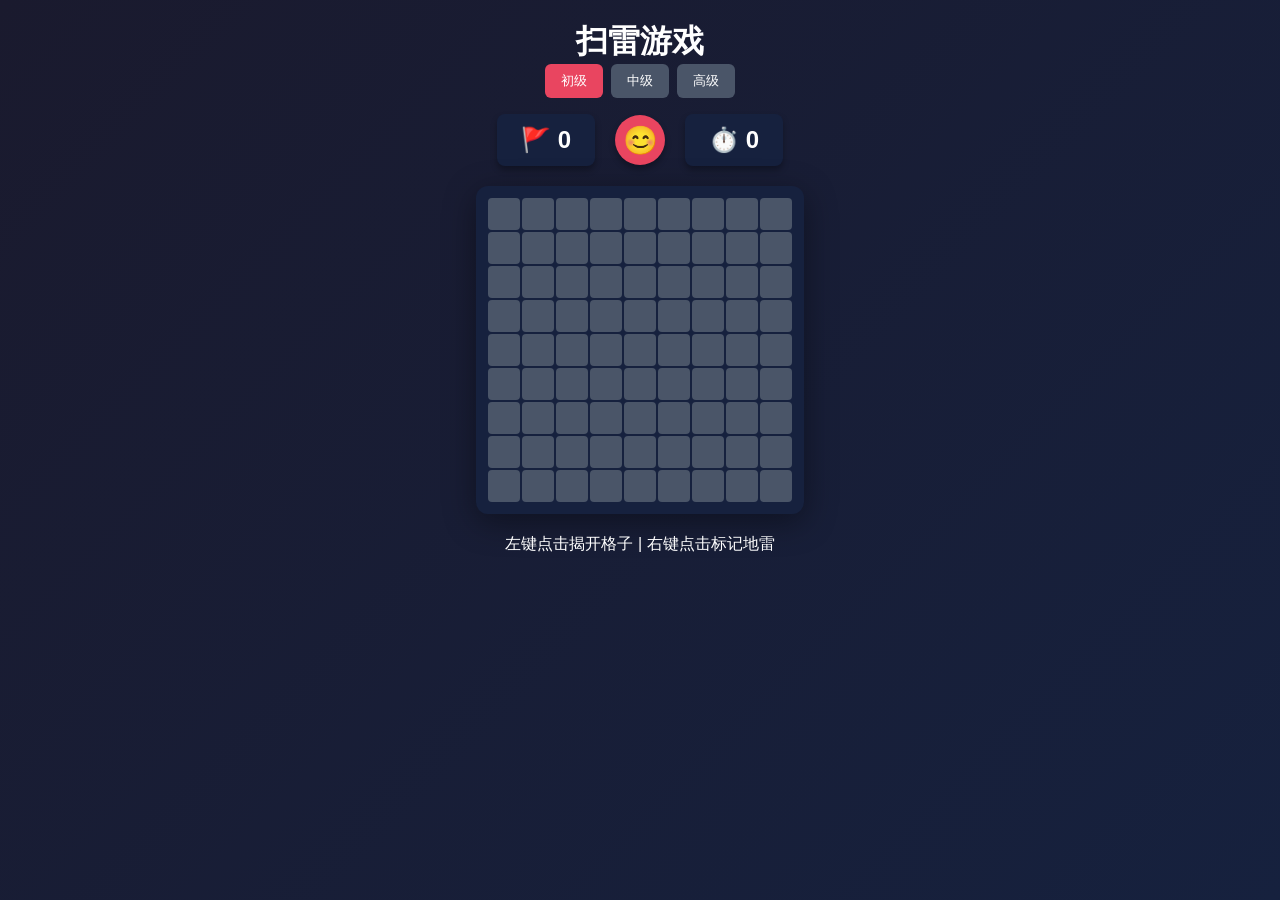
<file: 1.html>
<!DOCTYPE html>
<html>
<head>
<meta charset="UTF-8">
<title>扫雷游戏</title>
<style>
* { margin: 0; padding: 0; box-sizing: border-box; }
body { font-family: 'Segoe UI', sans-serif; display: flex; flex-direction: column; align-items: center; min-height: 100vh; background: linear-gradient(135deg, #1a1a2e 0%, #16213e 100%); color: #fff; padding: 20px; }
.game-header { display: flex; align-items: center; gap: 20px; margin-bottom: 20px; }
.timer, .flag-count { background: #16213e; padding: 12px 24px; border-radius: 8px; font-size: 24px; font-weight: bold; min-width: 80px; text-align: center; box-shadow: 0 4px 6px rgba(0,0,0,0.3); }
.reset-btn { width: 50px; height: 50px; border-radius: 50%; font-size: 28px; cursor: pointer; background: #e94560; border: none; color: white; transition: transform 0.2s; box-shadow: 0 4px 6px rgba(0,0,0,0.3); }
.reset-btn:hover { transform: scale(1.05); }
.reset-btn:active { transform: scale(0.95); }
.game-board { display: flex; flex-direction: column; gap: 2px; padding: 12px; background: #16213e; border-radius: 12px; box-shadow: 0 8px 32px rgba(0,0,0,0.4); }
.row { display: flex; gap: 2px; }
.cell { width: 32px; height: 32px; border-radius: 4px; cursor: pointer; font-size: 16px; font-weight: bold; border: none; transition: all 0.15s; display: flex; align-items: center; justify-content: center; }
.cell.hidden { background: #4a5568; }
.cell.hidden:hover { background: #5a6578; }
.cell.revealed { background: #2d3748; }
.cell.mine { background: #e94560; }
.cell.flagged { background: #ed8936; }
.cell.number-1 { color: #38b2ac; }
.cell.number-2 { color: #388e3c; }
.cell.number-3 { color: #e94560; }
.cell.number-4 { color: #7b3fe4; }
.cell.number-5 { color: #c0392b; }
.cell.number-6 { color: #0288d1; }
.cell.number-7 { color: #1a202c; }
.cell.number-8 { color: #4a5568; }
.game-info { margin-top: 20px; text-align: center; }
.game-over { margin-top: 16px; padding: 16px 32px; border-radius: 8px; font-size: 20px; font-weight: bold; }
.game-over.win { background: #388e3c; }
.game-over.lose { background: #e94560; }
.difficulty { margin-bottom: 16px; display: flex; gap: 8px; }
.diff-btn { padding: 8px 16px; border-radius: 6px; border: none; cursor: pointer; background: #4a5568; color: white; transition: background 0.2s; }
.diff-btn.active { background: #e94560; }
.diff-btn:hover { background: #5a6578; }
</style>
</head>
<body>
<h1>扫雷游戏</h1>
<div class="difficulty">
  <button class="diff-btn active" onclick="setDifficulty(9, 9, 10)">初级</button>
  <button class="diff-btn" onclick="setDifficulty(16, 16, 40)">中级</button>
  <button class="diff-btn" onclick="setDifficulty(30, 16, 99)">高级</button>
</div>
<div class="game-header">
  <div class="flag-count">🚩 <span id="flagCount">0</span></div>
  <button class="reset-btn" onclick="initGame()">😊</button>
  <div class="timer">⏱️ <span id="timer">0</span></div>
</div>
<div class="game-board" id="gameBoard"></div>
<div class="game-info">
  <p>左键点击揭开格子 | 右键点击标记地雷</p>
  <div id="gameOver" class="game-over" style="display: none;"></div>
</div>

<script>
let rows = 9;
let cols = 9;
let mines = 10;
let board = [];
let gameOver = false;
let firstClick = true;
let timer = 0;
let timerInterval = null;
let flagCount = 0;

function setDifficulty(r, c, m) {
  rows = r;
  cols = c;
  mines = m;
  document.querySelectorAll('.diff-btn').forEach(b => b.classList.remove('active'));
  event.target.classList.add('active');
  initGame();
}

function initGame() {
  gameOver = false;
  firstClick = true;
  timer = 0;
  flagCount = 0;
  clearInterval(timerInterval);
  document.getElementById('timer').textContent = '0';
  document.getElementById('flagCount').textContent = '0';
  document.getElementById('gameOver').style.display = 'none';
  document.querySelector('.reset-btn').textContent = '😊';
  
  board = [];
  for (let i = 0; i < rows; i++) {
    board[i] = [];
    for (let j = 0; j < cols; j++) {
      board[i][j] = { mine: false, revealed: false, flagged: false, neighbors: 0 };
    }
  }
  renderBoard();
}

function renderBoard() {
  const gameBoard = document.getElementById('gameBoard');
  gameBoard.innerHTML = '';
  
  for (let i = 0; i < rows; i++) {
    const rowDiv = document.createElement('div');
    rowDiv.className = 'row';
    
    for (let j = 0; j < cols; j++) {
      const cell = document.createElement('button');
      cell.className = 'cell hidden';
      cell.dataset.row = i;
      cell.dataset.col = j;
      cell.addEventListener('click', handleClick);
      cell.addEventListener('contextmenu', handleRightClick);
      rowDiv.appendChild(cell);
    }
    gameBoard.appendChild(rowDiv);
  }
}

function placeMines(excludeRow, excludeCol) {
  let placed = 0;
  while (placed < mines) {
    const r = Math.floor(Math.random() * rows);
    const c = Math.floor(Math.random() * cols);
    if (!board[r][c].mine && 
        Math.abs(r - excludeRow) > 1 && 
        Math.abs(c - excludeCol) > 1) {
      board[r][c].mine = true;
      placed++;
    }
  }
  calculateNeighbors();
}

function calculateNeighbors() {
  const directions = [[-1,-1], [-1,0], [-1,1], [0,-1], [0,1], [1,-1], [1,0], [1,1]];
  
  for (let i = 0; i < rows; i++) {
    for (let j = 0; j < cols; j++) {
      if (board[i][j].mine) continue;
      let count = 0;
      for (const [dr, dc] of directions) {
        const nr = i + dr;
        const nc = j + dc;
        if (nr >= 0 && nr < rows && nc >= 0 && nc < cols && board[nr][nc].mine) {
          count++;
        }
      }
      board[i][j].neighbors = count;
    }
  }
}

function handleClick(e) {
  if (gameOver) return;
  
  const row = parseInt(e.target.dataset.row);
  const col = parseInt(e.target.dataset.col);
  
  if (board[row][col].flagged || board[row][col].revealed) return;
  
  if (firstClick) {
    firstClick = false;
    placeMines(row, col);
    startTimer();
  }
  
  revealCell(row, col);
  checkWin();
}

function handleRightClick(e) {
  e.preventDefault();
  if (gameOver) return;
  
  const row = parseInt(e.target.dataset.row);
  const col = parseInt(e.target.dataset.col);
  
  if (board[row][col].revealed) return;
  
  if (board[row][col].flagged) {
    board[row][col].flagged = false;
    flagCount--;
    e.target.className = 'cell hidden';
  } else {
    board[row][col].flagged = true;
    flagCount++;
    e.target.className = 'cell flagged';
    e.target.textContent = '🚩';
  }
  document.getElementById('flagCount').textContent = flagCount;
}

function revealCell(row, col) {
  if (row < 0 || row >= rows || col < 0 || col >= cols) return;
  if (board[row][col].revealed || board[row][col].flagged) return;
  
  board[row][col].revealed = true;
  const cell = document.querySelector(`[data-row="${row}"][data-col="${col}"]`);
  
  if (board[row][col].mine) {
    cell.className = 'cell mine';
    cell.textContent = '💣';
    gameOver = true;
    clearInterval(timerInterval);
    document.querySelector('.reset-btn').textContent = '😵';
    document.getElementById('gameOver').textContent = '游戏结束！';
    document.getElementById('gameOver').className = 'game-over lose';
    document.getElementById('gameOver').style.display = 'block';
    revealAllMines();
    return;
  }
  
  cell.className = 'cell revealed';
  if (board[row][col].neighbors > 0) {
    cell.className += ` number-${board[row][col].neighbors}`;
    cell.textContent = board[row][col].neighbors;
  } else {
    const directions = [[-1,-1], [-1,0], [-1,1], [0,-1], [0,1], [1,-1], [1,0], [1,1]];
    for (const [dr, dc] of directions) {
      revealCell(row + dr, col + dc);
    }
  }
}

function revealAllMines() {
  for (let i = 0; i < rows; i++) {
    for (let j = 0; j < cols; j++) {
      if (board[i][j].mine) {
        const cell = document.querySelector(`[data-row="${i}"][data-col="${j}"]`);
        cell.className = 'cell mine';
        cell.textContent = '💣';
      }
    }
  }
}

function checkWin() {
  let revealedCount = 0;
  const totalCells = rows * cols;
  
  for (let i = 0; i < rows; i++) {
    for (let j = 0; j < cols; j++) {
      if (board[i][j].revealed) {
        revealedCount++;
      }
    }
  }
  
  if (revealedCount === totalCells - mines) {
    gameOver = true;
    clearInterval(timerInterval);
    document.querySelector('.reset-btn').textContent = '😎';
    document.getElementById('gameOver').textContent = '恭喜你赢了！';
    document.getElementById('gameOver').className = 'game-over win';
    document.getElementById('gameOver').style.display = 'block';
    flagAllMines();
  }
}

function flagAllMines() {
  for (let i = 0; i < rows; i++) {
    for (let j = 0; j < cols; j++) {
      if (board[i][j].mine && !board[i][j].flagged) {
        board[i][j].flagged = true;
        const cell = document.querySelector(`[data-row="${i}"][data-col="${j}"]`);
        cell.className = 'cell flagged';
        cell.textContent = '🚩';
      }
    }
  }
}

function startTimer() {
  timerInterval = setInterval(() => {
    timer++;
    document.getElementById('timer').textContent = timer;
  }, 1000);
}

initGame();
</script>
</body>
</html>
</file>
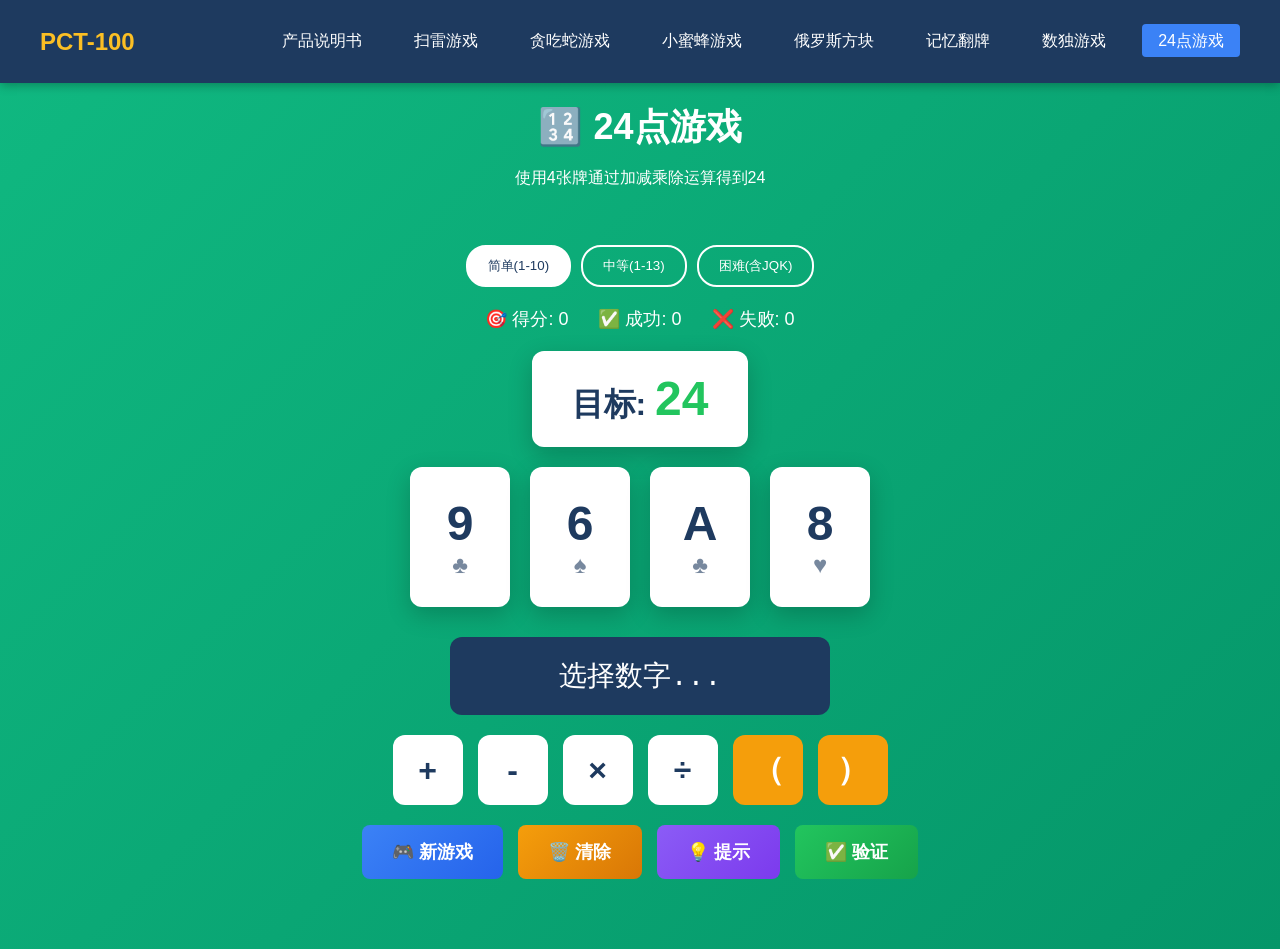
<file: 24game.html>
<!DOCTYPE html>
<html lang="zh-CN">
<head>
  <meta charset="UTF-8">
  <meta name="viewport" content="width=device-width, initial-scale=1.0">
  <title>24点游戏 - PCT-100</title>
  <style>
    body {
      margin: 0;
      font-family: 'Segoe UI', Tahoma, Geneva, Verdana, sans-serif;
      background: linear-gradient(135deg, #10b981 0%, #059669 100%);
      min-height: 100vh;
    }
    
    .navbar {
      background: #1e3a5f;
      padding: 15px 0;
      box-shadow: 0 2px 10px rgba(0,0,0,0.3);
    }
    
    .nav-container {
      max-width: 1200px;
      margin: 0 auto;
      display: flex;
      justify-content: space-between;
      align-items: center;
      padding: 0 20px;
    }
    
    .logo {
      color: #fbbf24;
      font-size: 24px;
      font-weight: bold;
    }
    
    .nav-links {
      list-style: none;
      display: flex;
      gap: 20px;
    }
    
    .nav-links a {
      color: white;
      text-decoration: none;
      padding: 8px 16px;
      border-radius: 4px;
      transition: background 0.3s;
    }
    
    .nav-links a:hover, .nav-links a.active {
      background: #3b82f6;
    }
    
    .hero {
      text-align: center;
      padding: 20px;
      color: white;
    }
    
    .hero h1 {
      margin: 0;
      font-size: 36px;
    }
    
    .game-container {
      display: flex;
      flex-direction: column;
      align-items: center;
      padding: 20px;
    }
    
    .cards-container {
      display: flex;
      gap: 20px;
      margin-bottom: 30px;
    }
    
    .card {
      width: 100px;
      height: 140px;
      display: flex;
      flex-direction: column;
      justify-content: center;
      align-items: center;
      background: white;
      border-radius: 12px;
      box-shadow: 0 8px 25px rgba(0,0,0,0.2);
      cursor: pointer;
      transition: all 0.3s;
      font-size: 48px;
      font-weight: bold;
      color: #1e3a5f;
    }
    
    .card:hover {
      transform: translateY(-5px);
      box-shadow: 0 12px 35px rgba(0,0,0,0.3);
    }
    
    .card.selected {
      background: #3b82f6;
      color: white;
      transform: scale(1.1);
    }
    
    .card.locked {
      opacity: 0.5;
      cursor: not-allowed;
    }
    
    .card.used {
      background: #e5e7eb;
      color: #9ca3af;
    }
    
    .card-value {
      font-size: 48px;
    }
    
    .card-suit {
      font-size: 24px;
      opacity: 0.6;
    }
    
    .target-display {
      background: white;
      padding: 20px 40px;
      border-radius: 12px;
      margin-bottom: 20px;
      box-shadow: 0 8px 25px rgba(0,0,0,0.2);
    }
    
    .target-display h2 {
      margin: 0;
      font-size: 32px;
      color: #1e3a5f;
    }
    
    .target-number {
      color: #22c55e;
      font-size: 48px;
    }
    
    .expression-display {
      background: #1e3a5f;
      padding: 20px 40px;
      border-radius: 12px;
      margin-bottom: 20px;
      min-width: 300px;
      text-align: center;
    }
    
    .expression-text {
      font-size: 28px;
      color: white;
      font-family: monospace;
    }
    
    .operators {
      display: flex;
      gap: 15px;
      margin-bottom: 20px;
    }
    
    .op-btn {
      width: 70px;
      height: 70px;
      font-size: 32px;
      font-weight: bold;
      border: none;
      border-radius: 12px;
      cursor: pointer;
      transition: all 0.3s;
      background: white;
      color: #1e3a5f;
    }
    
    .op-btn:hover {
      transform: translateY(-3px);
      box-shadow: 0 6px 20px rgba(0,0,0,0.2);
    }
    
    .op-btn:disabled {
      opacity: 0.5;
      cursor: not-allowed;
    }
    
    .paren-btn {
      background: #f59e0b;
      color: white;
    }
    
    .paren-btn:hover {
      background: #d97706;
    }
    
    .controls {
      display: flex;
      gap: 15px;
    }
    
    .game-btn {
      padding: 15px 30px;
      font-size: 18px;
      font-weight: bold;
      border: none;
      border-radius: 8px;
      cursor: pointer;
      transition: all 0.3s;
    }
    
    .game-btn.new-game {
      background: linear-gradient(135deg, #3b82f6 0%, #2563eb 100%);
      color: white;
    }
    
    .game-btn.new-game:hover {
      transform: translateY(-2px);
      box-shadow: 0 5px 15px rgba(59, 130, 246, 0.4);
    }
    
    .game-btn.clear {
      background: linear-gradient(135deg, #f59e0b 0%, #d97706 100%);
      color: white;
    }
    
    .game-btn.hint {
      background: linear-gradient(135deg, #8b5cf6 0%, #7c3aed 100%);
      color: white;
    }
    
    .game-btn.check {
      background: linear-gradient(135deg, #22c55e 0%, #16a34a 100%);
      color: white;
    }
    
    .message {
      margin-top: 20px;
      padding: 15px 30px;
      border-radius: 8px;
      font-size: 20px;
      font-weight: bold;
    }
    
    .message.success {
      background: rgba(34, 197, 94, 0.2);
      color: #22c55e;
      border: 2px solid #22c55e;
    }
    
    .message.error {
      background: rgba(239, 68, 68, 0.2);
      color: #ef4444;
      border: 2px solid #ef4444;
    }
    
    .message.info {
      background: rgba(59, 130, 246, 0.2);
      color: #3b82f6;
      border: 2px solid #3b82f6;
    }
    
    .difficulty-selector {
      display: flex;
      gap: 10px;
      margin-bottom: 20px;
    }
    
    .diff-btn {
      padding: 10px 20px;
      border: 2px solid white;
      background: transparent;
      color: white;
      border-radius: 20px;
      cursor: pointer;
      transition: all 0.3s;
    }
    
    .diff-btn.active {
      background: white;
      color: #1e3a5f;
    }
    
    .stats {
      display: flex;
      gap: 30px;
      margin-bottom: 20px;
      color: white;
      font-size: 18px;
    }
  </style>
</head>
<body>
<nav class="navbar">
  <div class="nav-container">
    <div class="logo">PCT-100</div>
    <ul class="nav-links">
      <li><a href="index.html">产品说明书</a></li>
      <li><a href="minesweeper.html">扫雷游戏</a></li>
      <li><a href="snake.html">贪吃蛇游戏</a></li>
      <li><a href="bee.html">小蜜蜂游戏</a></li>
      <li><a href="tetris.html">俄罗斯方块</a></li>
      <li><a href="memory.html">记忆翻牌</a></li>
      <li><a href="sudoku.html">数独游戏</a></li>
      <li><a href="24game.html" class="active">24点游戏</a></li>
    </ul>
  </div>
</nav>

<header class="hero">
  <h1>🔢 24点游戏</h1>
  <p>使用4张牌通过加减乘除运算得到24</p>
</header>

<div class="game-container">
  <div class="difficulty-selector">
    <button class="diff-btn active" onclick="setDifficulty('easy')">简单(1-10)</button>
    <button class="diff-btn" onclick="setDifficulty('medium')">中等(1-13)</button>
    <button class="diff-btn" onclick="setDifficulty('hard')">困难(含JQK)</button>
  </div>
  
  <div class="stats">
    <div>🎯 得分: <span id="score">0</span></div>
    <div>✅ 成功: <span id="success">0</span></div>
    <div>❌ 失败: <span id="fail">0</span></div>
  </div>
  
  <div class="target-display">
    <h2>目标: <span class="target-number">24</span></h2>
  </div>
  
  <div class="cards-container" id="cardsContainer"></div>
  
  <div class="expression-display">
    <div class="expression-text" id="expression">选择数字...</div>
  </div>
  
  <div class="operators">
    <button class="op-btn" onclick="applyOperator('+')">+</button>
    <button class="op-btn" onclick="applyOperator('-')">-</button>
    <button class="op-btn" onclick="applyOperator('×')">×</button>
    <button class="op-btn" onclick="applyOperator('÷')">÷</button>
    <button class="op-btn paren-btn" onclick="applyOperator('(')">（</button>
    <button class="op-btn paren-btn" onclick="applyOperator(')')">）</button>
  </div>
  
  <div class="controls">
    <button class="game-btn new-game" onclick="newGame()">🎮 新游戏</button>
    <button class="game-btn clear" onclick="clearExpression()">🗑️ 清除</button>
    <button class="game-btn hint" onclick="showHint()">💡 提示</button>
    <button class="game-btn check" onclick="checkAnswer()">✅ 验证</button>
  </div>
  
  <div id="message"></div>
</div>

<script>
const cards = [];
const usedCards = [];
const expression = [];
let difficulty = 'easy';
let score = 0;
let successCount = 0;
let failCount = 0;
let hintShown = false;

const suits = ['♠', '♥', '♦', '♣'];

function getCardValue() {
  if (difficulty === 'easy') {
    return Math.floor(Math.random() * 10) + 1;
  } else if (difficulty === 'medium') {
    return Math.floor(Math.random() * 13) + 1;
  } else {
    return Math.floor(Math.random() * 13) + 1;
  }
}

function getCardDisplay(value) {
  if (value === 1) return 'A';
  if (value === 11) return 'J';
  if (value === 12) return 'Q';
  if (value === 13) return 'K';
  return value.toString();
}

function newGame() {
  cards.length = 0;
  usedCards.length = 0;
  expression.length = 0;
  openParens = 0;
  hintShown = false;
  
  for (let i = 0; i < 4; i++) {
    cards.push({
      value: getCardValue(),
      suit: suits[Math.floor(Math.random() * 4)],
      index: i
    });
  }
  
  while (!hasSolution(cards.map(c => c.value))) {
    cards.forEach((card, i) => {
      card.value = getCardValue();
      card.suit = suits[Math.floor(Math.random() * 4)];
    });
  }
  
  drawCards();
  updateExpression();
  showMessage('', '');
}

function drawCards() {
  const container = document.getElementById('cardsContainer');
  container.innerHTML = '';
  
  cards.forEach((card, index) => {
    const el = document.createElement('div');
    el.className = 'card';
    if (usedCards.includes(index)) {
      el.classList.add('used');
    }
    el.innerHTML = `<div class="card-value">${getCardDisplay(card.value)}</div><div class="card-suit">${card.suit}</div>`;
    el.addEventListener('click', () => selectCard(index));
    container.appendChild(el);
  });
}

function selectCard(index) {
  if (usedCards.includes(index)) return;
  
  expression.push({ type: 'number', value: cards[index].value, display: getCardDisplay(cards[index].value), cardIndex: index });
  usedCards.push(index);
  updateExpression();
  drawCards();
}

let openParens = 0;

function applyOperator(op) {
  if (op === '(') {
    expression.push({ type: 'paren', value: '(', display: '(' });
    openParens++;
    updateExpression();
    return;
  }
  
  if (op === ')') {
    if (openParens > 0 && expression.length > 0 && expression[expression.length - 1].type !== 'operator' && expression[expression.length - 1].value !== '(') {
      expression.push({ type: 'paren', value: ')', display: ')' });
      openParens--;
      updateExpression();
    }
    return;
  }
  
  if (expression.length === 0) {
    if (op === '-' || op === '+') {
      expression.push({ type: 'operator', value: op, display: op });
      updateExpression();
      return;
    }
    return;
  }
  
  const last = expression[expression.length - 1];
  if (last.type === 'operator' && !(last.value === '-' || last.value === '+')) return;
  if (last.value === '(') return;
  
  expression.push({ type: 'operator', value: op, display: op });
  updateExpression();
}

function updateExpression() {
  const el = document.getElementById('expression');
  const text = expression.map(e => e.display || e.value).join(' ');
  el.textContent = text || '选择数字...';
}

function clearExpression() {
  expression.length = 0;
  usedCards.length = 0;
  openParens = 0;
  hintShown = false;
  updateExpression();
  drawCards();
  showMessage('', '');
}

function parseOperator(op) {
  switch (op) {
    case '+': return '+';
    case '-': return '-';
    case '×': return '*';
    case '÷': return '/';
    default: return op;
  }
}

function checkAnswer() {
  const numCount = expression.filter(e => e.type === 'number').length;
  if (numCount !== 4) {
    showMessage(`请使用全部4个数字！当前使用了${numCount}个`, 'error');
    return;
  }
  
  if (openParens !== 0) {
    showMessage('括号不匹配！', 'error');
    return;
  }
  
  const expr = expression.map(e => {
    if (e.type === 'number') return e.value;
    if (e.type === 'paren') return e.value;
    return parseOperator(e.value);
  }).join('');
  
  try {
    const result = eval(expr);
    
    if (Math.abs(result - 24) < 0.001) {
      showMessage('🎉 恭喜！正确答案！', 'success');
      score += 100;
      successCount++;
      updateStats();
      
      setTimeout(() => {
        newGame();
      }, 1500);
    } else {
      showMessage(`结果是 ${result.toFixed(2)}，不是24！`, 'error');
    }
  } catch (e) {
    showMessage('表达式有误！', 'error');
  }
}

function hasSolution(nums) {
  if (nums.length === 1) {
    return Math.abs(nums[0] - 24) < 0.001;
  }
  
  for (let i = 0; i < nums.length; i++) {
    for (let j = i + 1; j < nums.length; j++) {
      const rest = nums.filter((_, k) => k !== i && k !== j);
      
      const a = nums[i];
      const b = nums[j];
      
      if (hasSolution([...rest, a + b])) return true;
      if (hasSolution([...rest, a - b])) return true;
      if (hasSolution([...rest, b - a])) return true;
      if (hasSolution([...rest, a * b])) return true;
      if (b !== 0 && hasSolution([...rest, a / b])) return true;
      if (a !== 0 && hasSolution([...rest, b / a])) return true;
    }
  }
  
  return false;
}

function findSolution(nums) {
  if (nums.length === 1) {
    if (Math.abs(nums[0].value - 24) < 0.001) {
      return nums[0].display;
    }
    return null;
  }
  
  for (let i = 0; i < nums.length; i++) {
    for (let j = i + 1; j < nums.length; j++) {
      const rest = nums.filter((_, k) => k !== i && k !== j);
      
      const a = nums[i];
      const b = nums[j];
      
      let result = findSolution([...rest, { value: a.value + b.value, display: `(${a.display}+${b.display})` }]);
      if (result) return result;
      
      result = findSolution([...rest, { value: a.value - b.value, display: `(${a.display}-${b.display})` }]);
      if (result) return result;
      
      result = findSolution([...rest, { value: b.value - a.value, display: `(${b.display}-${a.display})` }]);
      if (result) return result;
      
      result = findSolution([...rest, { value: a.value * b.value, display: `(${a.display}×${b.display})` }]);
      if (result) return result;
      
      if (b.value !== 0) {
        result = findSolution([...rest, { value: a.value / b.value, display: `(${a.display}÷${b.display})` }]);
        if (result) return result;
      }
      
      if (a.value !== 0) {
        result = findSolution([...rest, { value: b.value / a.value, display: `(${b.display}÷${a.display})` }]);
        if (result) return result;
      }
    }
  }
  
  return null;
}

function showHint() {
  if (hintShown) {
    showMessage('已经给过提示了！', 'info');
    return;
  }
  
  const cardObjects = cards.map(c => ({ value: c.value, display: getCardDisplay(c.value) }));
  const solution = findSolution(cardObjects);
  
  if (solution) {
    showMessage(`提示: ${solution} = 24`, 'info');
    hintShown = true;
  } else {
    showMessage('没有找到解法！', 'error');
  }
}

function showMessage(msg, type) {
  const el = document.getElementById('message');
  el.textContent = msg;
  el.className = `message ${type}`;
}

function setDifficulty(diff) {
  difficulty = diff;
  document.querySelectorAll('.diff-btn').forEach(btn => btn.classList.remove('active'));
  event.target.classList.add('active');
  newGame();
}

function updateStats() {
  document.getElementById('score').textContent = score;
  document.getElementById('success').textContent = successCount;
  document.getElementById('fail').textContent = failCount;
}

newGame();
</script>
</body>
</html>
</file>
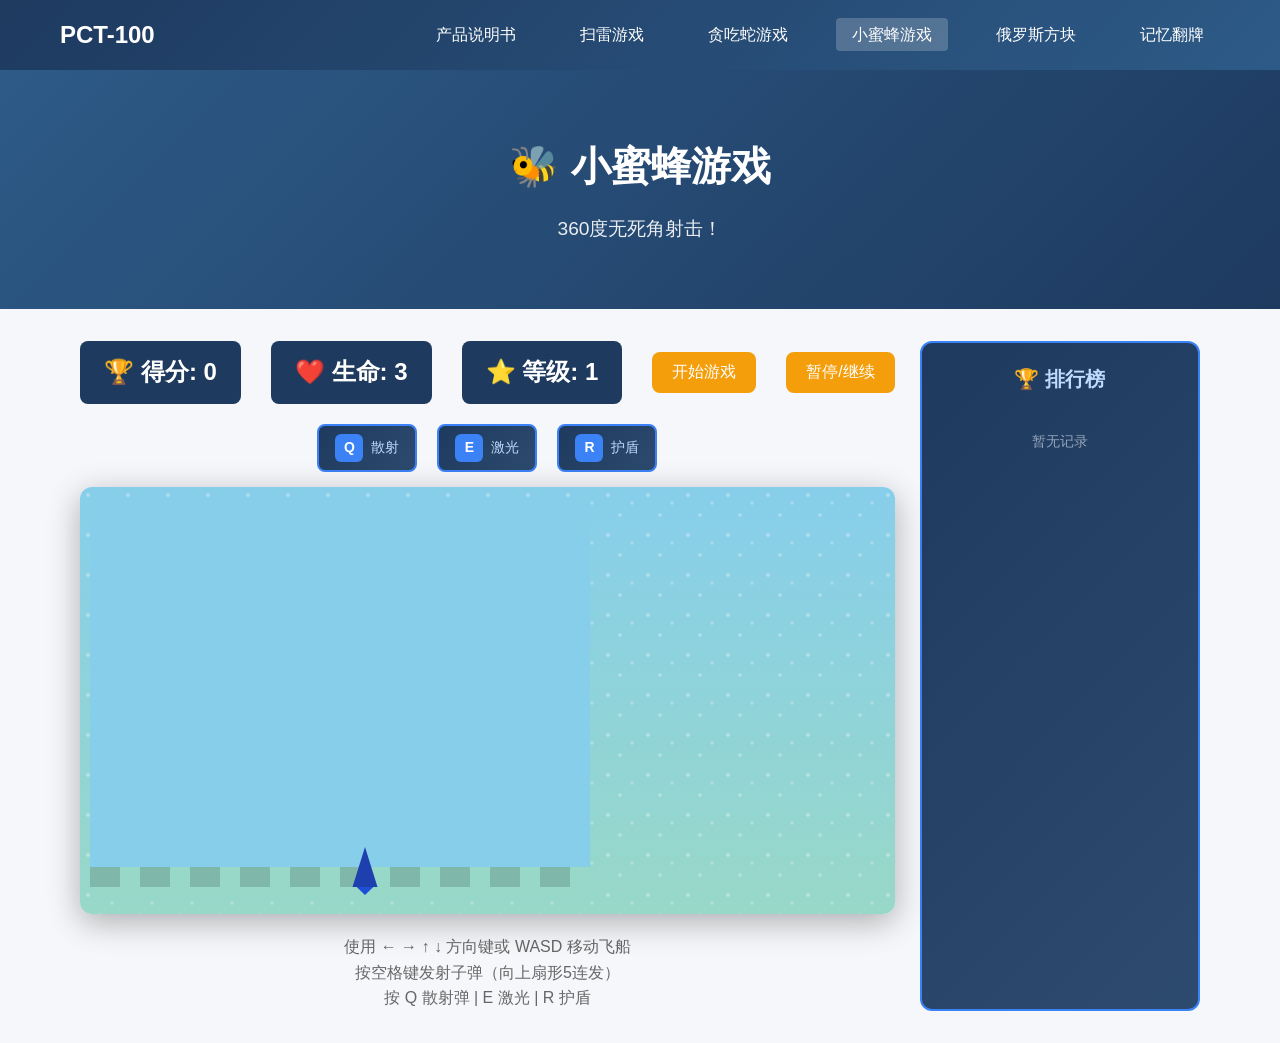
<file: bee.html>
<!DOCTYPE html>
<html lang="zh-CN">
<head>
<meta charset="UTF-8">
<meta name="viewport" content="width=device-width, initial-scale=1.0">
<title>小蜜蜂游戏</title>
<link rel="stylesheet" href="style.css">
<style>
.bee-container {
  display: flex;
  flex-direction: column;
  align-items: center;
  padding: 2rem;
}

.bee-header {
  display: flex;
  align-items: center;
  gap: 30px;
  margin-bottom: 20px;
}

.bee-score-box {
  background: #1e3a5f;
  padding: 12px 24px;
  border-radius: 8px;
  color: #fff;
  font-size: 24px;
  font-weight: bold;
}

.bee-btn {
  padding: 10px 20px;
  border-radius: 8px;
  border: none;
  cursor: pointer;
  background: #f59e0b;
  color: white;
  font-size: 16px;
  transition: background 0.3s;
}

.bee-btn:hover {
  background: #d97706;
}

.bee-game {
  background: linear-gradient(180deg, #87ceeb 0%, #98d8c8 100%);
  border-radius: 12px;
  padding: 10px;
  box-shadow: 0 8px 32px rgba(0,0,0,0.3);
  position: relative;
  overflow: hidden;
}

.bee-game::before {
  content: '';
  position: absolute;
  top: 0;
  left: 0;
  right: 0;
  bottom: 0;
  background-image: 
    radial-gradient(circle at 20% 20%, rgba(255,255,255,0.3) 2px, transparent 2px),
    radial-gradient(circle at 80% 40%, rgba(255,255,255,0.2) 2px, transparent 2px),
    radial-gradient(circle at 50% 70%, rgba(255,255,255,0.25) 2px, transparent 2px);
  background-size: 40px 40px;
  pointer-events: none;
}

#beeCanvas {
  border-radius: 8px;
  position: relative;
  z-index: 1;
  cursor: crosshair;
}

.bee-skills {
  display: flex;
  justify-content: center;
  gap: 20px;
  margin-bottom: 15px;
}

.skill-box {
  background: linear-gradient(135deg, #1e3a5f 0%, #2d4a6f 100%);
  border-radius: 8px;
  padding: 8px 16px;
  display: flex;
  align-items: center;
  gap: 8px;
  border: 2px solid #3b82f6;
}

.skill-key {
  background: #3b82f6;
  color: white;
  width: 28px;
  height: 28px;
  border-radius: 6px;
  display: flex;
  justify-content: center;
  align-items: center;
  font-weight: bold;
  font-size: 14px;
}

.skill-name {
  color: #bfdbfe;
  font-size: 14px;
}

.bee-info {
  margin-top: 20px;
  text-align: center;
  color: #666;
}

.bee-game-over {
  position: fixed;
  top: 0;
  left: 0;
  right: 0;
  bottom: 0;
  background: rgba(0,0,0,0.7);
  display: none;
  justify-content: center;
  align-items: center;
  z-index: 1000;
}

.bee-game-over.show {
  display: flex;
}

.bee-game-over-content {
  background: white;
  padding: 30px;
  border-radius: 12px;
  text-align: center;
}

.bee-game-over-content h2 {
  color: #f59e0b;
  margin-bottom: 15px;
}

.bee-main {
  display: flex;
  gap: 25px;
}

.bee-game-area {
  flex: 1;
}

.bee-leaderboard {
  width: 280px;
  background: linear-gradient(135deg, #1e3a5f 0%, #2d4a6f 100%);
  border-radius: 12px;
  padding: 20px;
  border: 2px solid #3b82f6;
}

.bee-leaderboard h3 {
  color: #bfdbfe;
  margin: 0 0 15px 0;
  text-align: center;
  font-size: 20px;
}

.leaderboard-list {
  display: flex;
  flex-direction: column;
  gap: 8px;
}

.leaderboard-empty {
  color: #94a3b8;
  text-align: center;
  padding: 20px;
  font-size: 14px;
}

.leaderboard-item {
  display: flex;
  align-items: center;
  gap: 12px;
  background: rgba(255, 255, 255, 0.1);
  padding: 10px 12px;
  border-radius: 8px;
  transition: background 0.2s;
}

.leaderboard-item:hover {
  background: rgba(255, 255, 255, 0.15);
}

.leaderboard-rank {
  width: 28px;
  height: 28px;
  border-radius: 50%;
  display: flex;
  justify-content: center;
  align-items: center;
  font-weight: bold;
  font-size: 14px;
}

.leaderboard-rank.rank-1 {
  background: linear-gradient(135deg, #fbbf24 0%, #f59e0b 100%);
  color: #1e3a5f;
}

.leaderboard-rank.rank-2 {
  background: linear-gradient(135deg, #94a3b8 0%, #64748b 100%);
  color: white;
}

.leaderboard-rank.rank-3 {
  background: linear-gradient(135deg, #cd7f32 0%, #a0522d 100%);
  color: white;
}

.leaderboard-rank.rank-other {
  background: rgba(255, 255, 255, 0.15);
  color: #bfdbfe;
}

.leaderboard-name {
  flex: 1;
  color: #bfdbfe;
  font-size: 14px;
}

.leaderboard-score {
  color: #fbbf24;
  font-weight: bold;
  font-size: 16px;
}

.bee-game {
  position: relative;
}

#beeCanvas {
  border-radius: 8px;
  position: relative;
  z-index: 1;
  cursor: crosshair;
  width: 500px;
  height: 400px;
}

.bee-game-over-content p {
  color: #333;
  margin-bottom: 20px;
  font-size: 18px;
}

.bee-lives {
  display: flex;
  gap: 10px;
}

.live {
  font-size: 24px;
}
</style>
</head>
<body>
<nav class="navbar">
  <div class="nav-container">
    <div class="logo">PCT-100</div>
    <ul class="nav-links">
      <li><a href="index.html">产品说明书</a></li>
      <li><a href="minesweeper.html">扫雷游戏</a></li>
      <li><a href="snake.html">贪吃蛇游戏</a></li>
      <li><a href="bee.html" class="active">小蜜蜂游戏</a></li>
      <li><a href="tetris.html">俄罗斯方块</a></li>
      <li><a href="memory.html">记忆翻牌</a></li>
    </ul>
  </div>
</nav>

<header class="hero">
  <div class="hero-content">
    <h1>🐝 小蜜蜂游戏</h1>
    <p>360度无死角射击！</p>
  </div>
</header>

<div class="bee-container">
  <div class="bee-main">
    <div class="bee-game-area">
      <div class="bee-header">
        <div class="bee-score-box">🏆 得分: <span id="beeScore">0</span></div>
        <div class="bee-score-box">❤️ 生命: <span id="beeLives">3</span></div>
        <div class="bee-score-box">⭐ 等级: <span id="beeLevel">1</span></div>
        <button class="bee-btn" onclick="startBeeGame()">开始游戏</button>
        <button class="bee-btn" onclick="pauseBeeGame()">暂停/继续</button>
      </div>
      
      <div class="bee-skills">
        <div class="skill-box" title="散射弹 - 360度发射">
          <span id="skillQ" class="skill-key">Q</span>
          <span class="skill-name">散射</span>
        </div>
        <div class="skill-box" title="激光 - 强力穿透">
          <span id="skillE" class="skill-key">E</span>
          <span class="skill-name">激光</span>
        </div>
        <div class="skill-box" title="护盾 - 无敌3秒">
          <span id="skillR" class="skill-key">R</span>
          <span class="skill-name">护盾</span>
        </div>
      </div>
      
      <div class="bee-game">
        <canvas id="beeCanvas" width="500" height="400"></canvas>
      </div>
      
      <div class="bee-info">
        <p>使用 ← → ↑ ↓ 方向键或 WASD 移动飞船</p>
        <p>按空格键发射子弹（向上扇形5连发）</p>
        <p>按 Q 散射弹 | E 激光 | R 护盾</p>
      </div>
    </div>
    
    <div class="bee-leaderboard">
      <h3>🏆 排行榜</h3>
      <div class="leaderboard-list" id="leaderboardList">
        <div class="leaderboard-empty">暂无记录</div>
      </div>
    </div>
  </div>
</div>

<div class="bee-game-over" id="beeGameOver">
  <div class="bee-game-over-content">
    <h2>🐝 游戏结束!</h2>
    <p>最终得分: <span id="beeFinalScore">0</span></p>
    <button class="bee-btn" onclick="restartBeeGame()">重新开始</button>
  </div>
</div>

<script>
const beeCanvas = document.getElementById('beeCanvas');
const beeCtx = beeCanvas.getContext('2d');

const SCALE = 1;
const BASE_PLAYER_WIDTH = 50;
const BASE_PLAYER_HEIGHT = 40;
const BULLET_WIDTH = 6;
const BULLET_HEIGHT = 6;
const ENEMY_WIDTH = 40;
const ENEMY_HEIGHT = 30;
const CANVAS_WIDTH = 500;
const CANVAS_HEIGHT = 400;

let player = { x: 250, y: 350, speed: 6, width: BASE_PLAYER_WIDTH, height: BASE_PLAYER_HEIGHT };
let bullets = [];
let enemies = [];
let score = 0;
let lives = 3;
let killCount = 0;
let level = 1;
let gameLoop = null;
let isPaused = false;
let isShielded = false;
let shieldTime = 0;
let skills = {
  scatter: { cooldown: 0, maxCooldown: 3000 },
  laser: { cooldown: 0, maxCooldown: 5000 },
  shield: { cooldown: 0, maxCooldown: 8000 }
};
let keys = { left: false, right: false, up: false, down: false, space: false, q: false, e: false, r: false };

function getLeaderboard() {
  const data = localStorage.getItem('beeGameLeaderboard');
  return data ? JSON.parse(data) : [];
}

function saveToLeaderboard(newScore) {
  const leaderboard = getLeaderboard();
  const playerName = '玩家' + Math.floor(Math.random() * 1000);
  leaderboard.push({ name: playerName, score: newScore, date: new Date().toLocaleDateString() });
  leaderboard.sort((a, b) => b.score - a.score);
  const top10 = leaderboard.slice(0, 10);
  localStorage.setItem('beeGameLeaderboard', JSON.stringify(top10));
  renderLeaderboard();
}

function renderLeaderboard() {
  const leaderboard = getLeaderboard();
  const container = document.getElementById('leaderboardList');
  
  if (leaderboard.length === 0) {
    container.innerHTML = '<div class="leaderboard-empty">暂无记录</div>';
    return;
  }
  
  container.innerHTML = leaderboard.map((item, index) => {
    const rankClass = index === 0 ? 'rank-1' : index === 1 ? 'rank-2' : index === 2 ? 'rank-3' : 'rank-other';
    return `
      <div class="leaderboard-item">
        <div class="leaderboard-rank ${rankClass}">${index + 1}</div>
        <div class="leaderboard-name">${item.name}</div>
        <div class="leaderboard-score">${item.score}</div>
      </div>
    `;
  }).join('');
}

function initBeeGame() {
  player = { x: 250, y: 350, speed: 6, width: BASE_PLAYER_WIDTH, height: BASE_PLAYER_HEIGHT };
  bullets = [];
  enemies = [];
  score = 0;
  lives = 3;
  killCount = 0;
  level = 1;
  isShielded = false;
  shieldTime = 0;
  skills = {
    scatter: { cooldown: 0, maxCooldown: 3000 },
    laser: { cooldown: 0, maxCooldown: 5000 },
    shield: { cooldown: 0, maxCooldown: 8000 }
  };
  isPaused = false;
  updateScoreDisplay();
  updateLivesDisplay();
  updateSkillsDisplay();
  document.getElementById('beeGameOver').classList.remove('show');
  
  for (let i = 0; i < 5; i++) {
    enemies.push({
      x: i * 100 + 25,
      y: -ENEMY_HEIGHT - i * 80,
      speed: 2 + Math.random() * 2,
      direction: 1
    });
  }
}

function updateSkillsDisplay() {
  document.getElementById('skillQ').textContent = skills.scatter.cooldown > 0 ? `${Math.ceil(skills.scatter.cooldown / 1000)}s` : 'Q';
  document.getElementById('skillE').textContent = skills.laser.cooldown > 0 ? `${Math.ceil(skills.laser.cooldown / 1000)}s` : 'E';
  document.getElementById('skillR').textContent = skills.shield.cooldown > 0 ? `${Math.ceil(skills.shield.cooldown / 1000)}s` : 'R';
}

function updateScoreDisplay() {
  document.getElementById('beeScore').textContent = score;
  document.getElementById('beeLevel').textContent = level;
}

function updateLivesDisplay() {
  document.getElementById('beeLives').textContent = lives;
}

function drawPlayer() {
  beeCtx.save();
  
  beeCtx.translate(player.x + player.width/2, player.y + player.height/2);
  
  const w = player.width;
  const h = player.height;
  
  if (level >= 3) {
    drawWings(w, h);
  }
  
  beeCtx.fillStyle = '#1e40af';
  beeCtx.beginPath();
  beeCtx.moveTo(0, -h/2);
  beeCtx.lineTo(-w/4, h/2);
  beeCtx.lineTo(w/4, h/2);
  beeCtx.closePath();
  beeCtx.fill();
  
  if (level >= 2) {
    beeCtx.fillStyle = '#bfdbfe';
    beeCtx.beginPath();
    beeCtx.moveTo(-5, -h/3);
    beeCtx.lineTo(-3, h/4);
    beeCtx.lineTo(3, h/4);
    beeCtx.lineTo(5, -h/3);
    beeCtx.closePath();
    beeCtx.fill();
  }
  
  beeCtx.fillStyle = '#1d4ed8';
  beeCtx.beginPath();
  beeCtx.moveTo(-w/6, h/2);
  beeCtx.lineTo(0, h/2 + h/5);
  beeCtx.lineTo(w/6, h/2);
  beeCtx.closePath();
  beeCtx.fill();
  
  if (level >= 4) {
    drawTail(w, h);
    drawCockpit(w, h);
    drawEngines(w, h);
  } else if (level >= 2) {
    drawSideWings(w, h);
  }
  
  if (isShielded) {
    beeCtx.strokeStyle = 'rgba(59, 130, 246, 0.8)';
    beeCtx.lineWidth = 3;
    beeCtx.beginPath();
    beeCtx.arc(0, 0, Math.max(w, h) * 0.8, 0, Math.PI * 2);
    beeCtx.stroke();
    
    beeCtx.strokeStyle = 'rgba(96, 165, 250, 0.5)';
    beeCtx.lineWidth = 2;
    beeCtx.beginPath();
    beeCtx.arc(0, 0, Math.max(w, h) * 0.9, 0, Math.PI * 2);
    beeCtx.stroke();
  }
  
  beeCtx.restore();
}

function drawWings(w, h) {
  beeCtx.fillStyle = '#0f172a';
  const wingSpan = w * 1.8;
  const wingLength = h * 0.4;
  
  beeCtx.beginPath();
  beeCtx.moveTo(-wingSpan/2, h/4);
  beeCtx.lineTo(-w/5, h/4);
  beeCtx.lineTo(-w/6, h/4 + wingLength);
  beeCtx.lineTo(-wingSpan/2, h/4 + wingLength * 0.8);
  beeCtx.closePath();
  beeCtx.fill();
  
  beeCtx.beginPath();
  beeCtx.moveTo(wingSpan/2, h/4);
  beeCtx.lineTo(w/5, h/4);
  beeCtx.lineTo(w/6, h/4 + wingLength);
  beeCtx.lineTo(wingSpan/2, h/4 + wingLength * 0.8);
  beeCtx.closePath();
  beeCtx.fill();
}

function drawSideWings(w, h) {
  beeCtx.fillStyle = '#3b82f6';
  beeCtx.beginPath();
  beeCtx.moveTo(-w/3, h/2 - 8);
  beeCtx.lineTo(-w/2 - 10, h/2 + 5);
  beeCtx.lineTo(-w/3 + 5, h/2);
  beeCtx.closePath();
  beeCtx.fill();
  
  beeCtx.beginPath();
  beeCtx.moveTo(w/3, h/2 - 8);
  beeCtx.lineTo(w/2 + 10, h/2 + 5);
  beeCtx.lineTo(w/3 - 5, h/2);
  beeCtx.closePath();
  beeCtx.fill();
}

function drawTail(w, h) {
  beeCtx.fillStyle = '#1e3a5f';
  beeCtx.beginPath();
  beeCtx.moveTo(-w/6, h/2);
  beeCtx.lineTo(-w/10, h/2 + h/3);
  beeCtx.lineTo(-w/8, h/2);
  beeCtx.closePath();
  beeCtx.fill();
  
  beeCtx.beginPath();
  beeCtx.moveTo(w/6, h/2);
  beeCtx.lineTo(w/10, h/2 + h/3);
  beeCtx.lineTo(w/8, h/2);
  beeCtx.closePath();
  beeCtx.fill();
  
  beeCtx.fillStyle = '#0f172a';
  beeCtx.beginPath();
  beeCtx.moveTo(-3, h/2);
  beeCtx.lineTo(0, h/2 + h/2.5);
  beeCtx.lineTo(3, h/2);
  beeCtx.closePath();
  beeCtx.fill();
}

function drawCockpit(w, h) {
  beeCtx.fillStyle = '#67e8f9';
  beeCtx.beginPath();
  beeCtx.ellipse(0, -h/4, w/8, h/6, 0, 0, Math.PI * 2);
  beeCtx.fill();
  
  beeCtx.fillStyle = '#22d3ee';
  beeCtx.beginPath();
  beeCtx.ellipse(0, -h/4, w/12, h/10, 0, 0, Math.PI * 2);
  beeCtx.fill();
}

function drawEngines(w, h) {
  beeCtx.fillStyle = '#374151';
  beeCtx.beginPath();
  beeCtx.ellipse(-w/3, h/4, w/12, h/8, 0, 0, Math.PI * 2);
  beeCtx.fill();
  
  beeCtx.beginPath();
  beeCtx.ellipse(w/3, h/4, w/12, h/8, 0, 0, Math.PI * 2);
  beeCtx.fill();
  
  beeCtx.fillStyle = '#fbbf24';
  beeCtx.beginPath();
  beeCtx.ellipse(-w/3 - w/12, h/4, 3, h/12, 0, 0, Math.PI * 2);
  beeCtx.fill();
  
  beeCtx.beginPath();
  beeCtx.ellipse(w/3 + w/12, h/4, 3, h/12, 0, 0, Math.PI * 2);
  beeCtx.fill();
}

function drawBullets() {
  bullets.forEach(bullet => {
    beeCtx.save();
    beeCtx.translate(bullet.x, bullet.y);
    
    if (bullet.isLaser) {
      const gradient = beeCtx.createLinearGradient(0, 0, 0, -bullet.height);
      gradient.addColorStop(0, '#60a5fa');
      gradient.addColorStop(0.5, '#2563eb');
      gradient.addColorStop(1, '#1e40af');
      
      beeCtx.fillStyle = gradient;
      beeCtx.fillRect(-bullet.width/2, -bullet.height/2, bullet.width, bullet.height);
      
      beeCtx.strokeStyle = '#fff';
      beeCtx.lineWidth = 1;
      beeCtx.strokeRect(-bullet.width/2, -bullet.height/2, bullet.width, bullet.height);
    } else {
      beeCtx.fillStyle = '#fbbf24';
      beeCtx.beginPath();
      beeCtx.arc(0, 0, BULLET_WIDTH/2, 0, Math.PI * 2);
      beeCtx.fill();
      
      beeCtx.fillStyle = '#f59e0b';
      beeCtx.beginPath();
      beeCtx.arc(0, 0, BULLET_WIDTH/4, 0, Math.PI * 2);
      beeCtx.fill();
    }
    
    beeCtx.restore();
  });
}

function drawEnemies() {
  enemies.forEach(enemy => {
    beeCtx.fillStyle = '#ef4444';
    beeCtx.beginPath();
    beeCtx.moveTo(enemy.x + ENEMY_WIDTH/2, enemy.y + ENEMY_HEIGHT);
    beeCtx.lineTo(enemy.x, enemy.y);
    beeCtx.lineTo(enemy.x + ENEMY_WIDTH, enemy.y);
    beeCtx.closePath();
    beeCtx.fill();
    
    beeCtx.fillStyle = '#dc2626';
    beeCtx.beginPath();
    beeCtx.arc(enemy.x + ENEMY_WIDTH/2, enemy.y + 10, 8, 0, Math.PI * 2);
    beeCtx.fill();
    
    beeCtx.fillStyle = '#fff';
    beeCtx.beginPath();
    beeCtx.arc(enemy.x + ENEMY_WIDTH/2 - 3, enemy.y + 8, 2, 0, Math.PI * 2);
    beeCtx.arc(enemy.x + ENEMY_WIDTH/2 + 3, enemy.y + 8, 2, 0, Math.PI * 2);
    beeCtx.fill();
  });
}

function updatePlayer() {
  if (keys.left && player.x > 0) {
    player.x -= player.speed;
  }
  if (keys.right && player.x < CANVAS_WIDTH - player.width) {
    player.x += player.speed;
  }
  if (keys.up && player.y > 0) {
    player.y -= player.speed;
  }
  if (keys.down && player.y < CANVAS_HEIGHT - player.height) {
    player.y += player.speed;
  }
}

function updateBullets() {
  bullets = bullets.filter(bullet => {
    bullet.x += bullet.vx;
    bullet.y += bullet.vy;
    
    if (bullet.isLaser) {
      return bullet.y > -bullet.height && bullet.y < CANVAS_HEIGHT &&
             bullet.x > 0 && bullet.x < CANVAS_WIDTH;
    }
    
    return bullet.x > 0 && bullet.x < CANVAS_WIDTH &&
           bullet.y > 0 && bullet.y < CANVAS_HEIGHT;
  });
  
  if (keys.space) {
    shootBullet();
    keys.space = false;
  }
  
  if (keys.q) {
    skillScatter();
    keys.q = false;
  }
  
  if (keys.e) {
    skillLaser();
    keys.e = false;
  }
  
  if (keys.r) {
    skillShield();
    keys.r = false;
  }
}

function shootBullet() {
  const speed = 12;
  const bulletCount = 5;
  const spreadAngle = Math.PI / 6;
  
  for (let i = 0; i < bulletCount; i++) {
    const offsetAngle = spreadAngle * ((i / (bulletCount - 1)) - 0.5) * 2 - Math.PI / 2;
    
    bullets.push({
      x: player.x + player.width/2,
      y: player.y,
      vx: Math.cos(offsetAngle) * speed,
      vy: Math.sin(offsetAngle) * speed
    });
  }
}

function skillScatter() {
  if (skills.scatter.cooldown > 0) return;
  
  skills.scatter.cooldown = skills.scatter.maxCooldown;
  
  for (let i = 0; i < 12; i++) {
    const angle = (i / 12) * Math.PI * 2;
    bullets.push({
      x: player.x + player.width/2,
      y: player.y,
      vx: Math.cos(angle) * 8,
      vy: Math.sin(angle) * 8
    });
  }
}

function skillLaser() {
  if (skills.laser.cooldown > 0) return;
  
  skills.laser.cooldown = skills.laser.maxCooldown;
  
  const maxLaserWidth = CANVAS_WIDTH;
  const laserWidth = Math.min(4 + (level - 1) * 5, maxLaserWidth);
  
  bullets.push({
    x: player.x + player.width/2,
    y: player.y,
    vx: 0,
    vy: -20,
    isLaser: true,
    width: laserWidth,
    height: 60
  });
}

function skillShield() {
  if (skills.shield.cooldown > 0) return;
  
  skills.shield.cooldown = skills.shield.maxCooldown;
  isShielded = true;
  shieldTime = 3000;
}

function updateEnemies() {
  enemies.forEach(enemy => {
    enemy.y += enemy.speed;
    enemy.x += enemy.direction * 2;
    
    if (enemy.x <= 0 || enemy.x >= CANVAS_WIDTH - ENEMY_WIDTH) {
      enemy.direction *= -1;
    }
    
    if (enemy.y > CANVAS_HEIGHT) {
      enemy.y = -ENEMY_HEIGHT;
      enemy.x = Math.random() * (CANVAS_WIDTH - ENEMY_WIDTH);
      enemy.speed = 2 + Math.random() * 2;
    }
  });
}

function checkCollisions() {
  enemies.forEach((enemy, enemyIndex) => {
    bullets.forEach((bullet, bulletIndex) => {
      let hit = false;
      
      if (bullet.isLaser) {
        const laserLeft = bullet.x - bullet.width / 2;
        const laserRight = bullet.x + bullet.width / 2;
        const laserTop = bullet.y - bullet.height / 2;
        const laserBottom = bullet.y + bullet.height / 2;
        
        if (laserRight > enemy.x && laserLeft < enemy.x + ENEMY_WIDTH &&
            laserBottom > enemy.y && laserTop < enemy.y + ENEMY_HEIGHT) {
          hit = true;
        }
      } else {
        const closestX = Math.max(enemy.x, Math.min(bullet.x, enemy.x + ENEMY_WIDTH));
        const closestY = Math.max(enemy.y, Math.min(bullet.y, enemy.y + ENEMY_HEIGHT));
        const distanceX = bullet.x - closestX;
        const distanceY = bullet.y - closestY;
        const distance = Math.sqrt(distanceX * distanceX + distanceY * distanceY);
        
        if (distance < BULLET_WIDTH/2 + 10) {
          hit = true;
        }
      }
      
      if (hit) {
        if (!bullet.isLaser) {
          bullets.splice(bulletIndex, 1);
        }
        enemies.splice(enemyIndex, 1);
        score += bullet.isLaser ? 200 * level : 100 * level;
        killCount++;
        
        if (killCount % 50 === 0) {
          level++;
          player.width = Math.min(BASE_PLAYER_WIDTH + level * 8, 120);
          player.height = Math.min(BASE_PLAYER_HEIGHT + level * 6, 96);
          lives += level;
          updateLivesDisplay();
        }
        
        updateScoreDisplay();
        
        enemies.push({
          x: Math.random() * (CANVAS_WIDTH - ENEMY_WIDTH),
          y: -ENEMY_HEIGHT,
          speed: 2 + Math.random() * 2 + level * 0.3,
          direction: Math.random() > 0.5 ? 1 : -1
        });
      }
    });
    
    if (!isShielded &&
      player.x < enemy.x + ENEMY_WIDTH &&
      player.x + player.width > enemy.x &&
      player.y < enemy.y + ENEMY_HEIGHT &&
      player.y + player.height > enemy.y
    ) {
      lives--;
      updateLivesDisplay();
      
      enemies.splice(enemyIndex, 1);
      enemies.push({
        x: Math.random() * (CANVAS_WIDTH - ENEMY_WIDTH),
        y: -ENEMY_HEIGHT,
        speed: 2 + Math.random() * 2,
        direction: Math.random() > 0.5 ? 1 : -1
      });
      
      if (lives <= 0) {
        beeGameOver();
      }
    }
  });
}

function beeGameOver() {
  clearInterval(gameLoop);
  saveToLeaderboard(score);
  document.getElementById('beeFinalScore').textContent = score;
  document.getElementById('beeGameOver').classList.add('show');
}

function drawBackground() {
  beeCtx.fillStyle = '#87ceeb';
  beeCtx.fillRect(0, 0, CANVAS_WIDTH, CANVAS_HEIGHT);
  
  beeCtx.fillStyle = '#98d8c8';
  beeCtx.fillRect(0, CANVAS_HEIGHT - 30, CANVAS_WIDTH, 30);
  
  beeCtx.fillStyle = '#7fb8aa';
  for (let i = 0; i < 10; i++) {
    beeCtx.fillRect(i * 50, CANVAS_HEIGHT - 30, 30, 20);
  }
}

function beeUpdate() {
  if (isPaused) return;
  
  if (isShielded) {
    shieldTime -= 20;
    if (shieldTime <= 0) {
      isShielded = false;
    }
  }
  
  skills.scatter.cooldown = Math.max(0, skills.scatter.cooldown - 20);
  skills.laser.cooldown = Math.max(0, skills.laser.cooldown - 20);
  skills.shield.cooldown = Math.max(0, skills.shield.cooldown - 20);
  
  updateSkillsDisplay();
  
  drawBackground();
  updatePlayer();
  updateBullets();
  updateEnemies();
  checkCollisions();
  drawBullets();
  drawEnemies();
  drawPlayer();
}

function startBeeGame() {
  initBeeGame();
  if (gameLoop) clearInterval(gameLoop);
  gameLoop = setInterval(beeUpdate, 20);
}

function pauseBeeGame() {
  isPaused = !isPaused;
}

function restartBeeGame() {
  document.getElementById('beeGameOver').classList.remove('show');
  startBeeGame();
}



document.addEventListener('keydown', (e) => {
  switch(e.key) {
    case 'ArrowLeft':
    case 'a':
    case 'A':
      keys.left = true;
      break;
    case 'ArrowRight':
    case 'd':
    case 'D':
      keys.right = true;
      break;
    case 'ArrowUp':
    case 'w':
    case 'W':
      keys.up = true;
      break;
    case 'ArrowDown':
    case 's':
    case 'S':
      keys.down = true;
      break;
    case ' ':
      e.preventDefault();
      keys.space = true;
      break;
    case 'q':
    case 'Q':
      keys.q = true;
      break;
    case 'e':
    case 'E':
      keys.e = true;
      break;
    case 'r':
    case 'R':
      keys.r = true;
      break;
  }
});

document.addEventListener('keyup', (e) => {
  switch(e.key) {
    case 'ArrowLeft':
    case 'a':
    case 'A':
      keys.left = false;
      break;
    case 'ArrowRight':
    case 'd':
    case 'D':
      keys.right = false;
      break;
    case 'ArrowUp':
    case 'w':
    case 'W':
      keys.up = false;
      break;
    case 'ArrowDown':
    case 's':
    case 'S':
      keys.down = false;
      break;
    case 'q':
    case 'Q':
      keys.q = false;
      break;
    case 'e':
    case 'E':
      keys.e = false;
      break;
    case 'r':
    case 'R':
      keys.r = false;
      break;
  }
});

initBeeGame();
renderLeaderboard();
drawBackground();
drawPlayer();
</script>
</body>
</html>
</file>
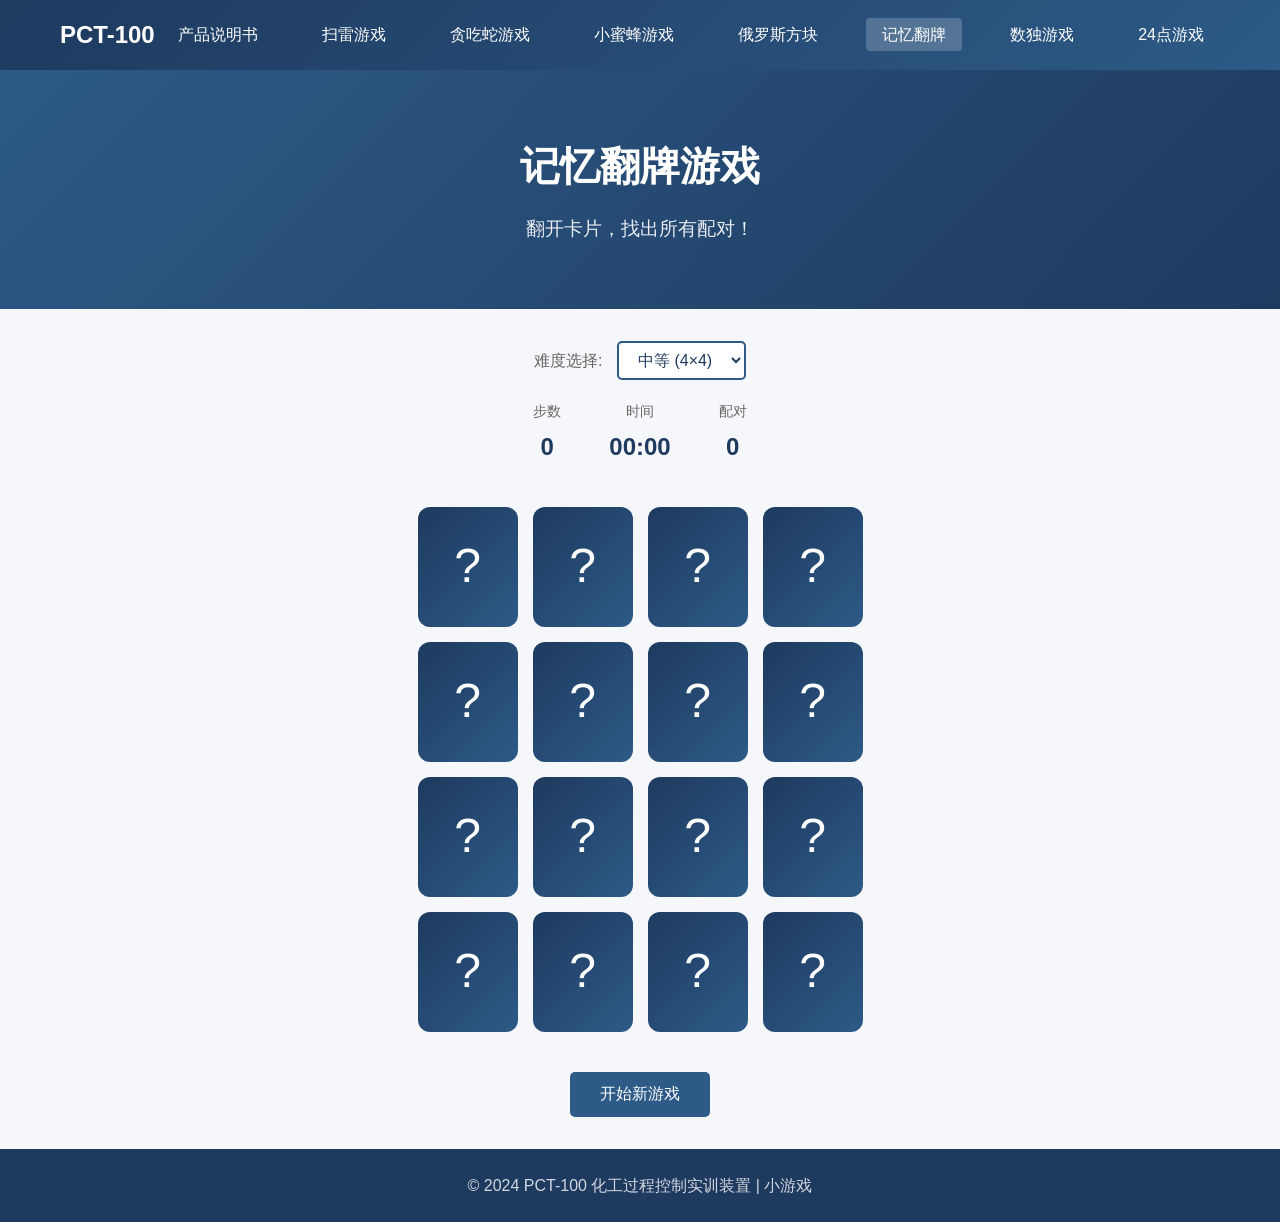
<file: memory.html>
<!DOCTYPE html>
<html lang="zh-CN">
<head>
<meta charset="UTF-8">
<meta name="viewport" content="width=device-width, initial-scale=1.0">
<title>记忆翻牌 - PCT-100 小游戏</title>
<link rel="stylesheet" href="style.css">
<style>
.memory-game {
  display: flex;
  flex-direction: column;
  align-items: center;
}

.game-board {
  display: grid;
  grid-template-columns: repeat(4, 1fr);
  gap: 15px;
  max-width: 500px;
  padding: 20px;
}

.card {
  width: 100px;
  height: 120px;
  perspective: 1000px;
  cursor: pointer;
}

.card-inner {
  position: relative;
  width: 100%;
  height: 100%;
  transition: transform 0.6s;
  transform-style: preserve-3d;
}

.card.flipped .card-inner {
  transform: rotateY(180deg);
}

.card-front,
.card-back {
  position: absolute;
  width: 100%;
  height: 100%;
  backface-visibility: hidden;
  border-radius: 12px;
  display: flex;
  align-items: center;
  justify-content: center;
  font-size: 2.5rem;
}

.card-front {
  background: linear-gradient(135deg, #1e3a5f 0%, #2d5a87 100%);
  color: #fff;
  font-size: 3rem;
}

.card-back {
  background: #fff;
  transform: rotateY(180deg);
  box-shadow: 0 4px 15px rgba(0,0,0,0.1);
}

.card.matched .card-back {
  background: linear-gradient(135deg, #22c55e 0%, #16a34a 100%);
  color: #fff;
}

.game-info {
  display: flex;
  gap: 3rem;
  margin-bottom: 20px;
}

.info-item {
  text-align: center;
}

.info-item label {
  display: block;
  color: #666;
  font-size: 0.9rem;
  margin-bottom: 5px;
}

.info-item span {
  display: block;
  color: #1e3a5f;
  font-size: 1.5rem;
  font-weight: bold;
}

.game-controls {
  margin-top: 20px;
}

.game-controls button {
  background: #2d5a87;
  color: #fff;
  border: none;
  padding: 12px 30px;
  border-radius: 5px;
  margin: 0 10px;
  cursor: pointer;
  font-size: 1rem;
  transition: background 0.3s;
}

.game-controls button:hover {
  background: #3d7ab7;
}

.game-won-overlay {
  position: fixed;
  top: 50%;
  left: 50%;
  transform: translate(-50%, -50%);
  background: rgba(0,0,0,0.9);
  padding: 40px;
  border-radius: 15px;
  text-align: center;
  color: #fff;
  z-index: 100;
}

.game-won-overlay h2 {
  color: #22c55e;
  margin-bottom: 15px;
  font-size: 2rem;
}

.game-won-overlay p {
  margin-bottom: 10px;
  font-size: 1.1rem;
}

.game-won-overlay button {
  background: #22c55e;
  color: #fff;
  border: none;
  padding: 12px 30px;
  border-radius: 5px;
  cursor: pointer;
  font-size: 1rem;
  margin-top: 15px;
}

.difficulty-selector {
  margin-bottom: 20px;
}

.difficulty-selector label {
  margin-right: 10px;
  color: #666;
}

.difficulty-selector select {
  padding: 8px 15px;
  border-radius: 5px;
  border: 2px solid #2d5a87;
  background: #fff;
  color: #1e3a5f;
  font-size: 1rem;
  cursor: pointer;
}

@media (max-width: 500px) {
  .game-board {
    grid-template-columns: repeat(4, 1fr);
    gap: 10px;
    padding: 10px;
  }
  
  .card {
    width: 70px;
    height: 85px;
  }
  
  .card-front, .card-back {
    font-size: 1.8rem;
  }
}
</style>
</head>
<body>
<nav class="navbar">
  <div class="nav-container">
    <div class="logo">PCT-100</div>
    <ul class="nav-links">
      <li><a href="index.html">产品说明书</a></li>
      <li><a href="minesweeper.html">扫雷游戏</a></li>
      <li><a href="snake.html">贪吃蛇游戏</a></li>
      <li><a href="bee.html">小蜜蜂游戏</a></li>
      <li><a href="tetris.html">俄罗斯方块</a></li>
      <li><a href="memory.html" class="active">记忆翻牌</a></li>
      <li><a href="sudoku.html">数独游戏</a></li>
      <li><a href="24game.html">24点游戏</a></li>
    </ul>
  </div>
</nav>

<header class="hero">
  <div class="hero-content">
    <h1>记忆翻牌游戏</h1>
    <p>翻开卡片，找出所有配对！</p>
  </div>
</header>

<main class="main-content">
  <div class="memory-game">
    <div class="difficulty-selector">
      <label for="difficulty">难度选择:</label>
      <select id="difficulty" onchange="changeDifficulty()">
        <option value="4x3">简单 (4×3)</option>
        <option value="4x4" selected>中等 (4×4)</option>
        <option value="6x4">困难 (6×4)</option>
      </select>
    </div>
    
    <div class="game-info">
      <div class="info-item">
        <label>步数</label>
        <span id="moves">0</span>
      </div>
      <div class="info-item">
        <label>时间</label>
        <span id="time">00:00</span>
      </div>
      <div class="info-item">
        <label>配对</label>
        <span id="matches">0</span>
      </div>
    </div>
    
    <div id="gameBoard" class="game-board"></div>
    
    <div class="game-controls">
      <button onclick="startNewGame()">开始新游戏</button>
    </div>
  </div>
</main>

<footer class="footer">
  <div class="footer-content">
    <p>© 2024 PCT-100 化工过程控制实训装置 | 小游戏</p>
  </div>
</footer>

<script>
const EMOJIS = ['🎮', '🎯', '🎲', '🎪', '🎨', '🎭', '🎬', '🎤', '🎧', '🎼', '🎹', '🎺'];

let cards = [];
let flippedCards = [];
let moves = 0;
let matches = 0;
let startTime = null;
let timerInterval = null;
let isProcessing = false;
let gridSize = { rows: 4, cols: 4 };

function initGame() {
  stopTimer();
  moves = 0;
  matches = 0;
  
  const totalCards = gridSize.rows * gridSize.cols;
  const pairsNeeded = totalCards / 2;
  const selectedEmojis = EMOJIS.slice(0, pairsNeeded);
  cards = [...selectedEmojis, ...selectedEmojis];
  
  shuffleArray(cards);
  
  renderBoard();
  updateInfo();
  
  document.getElementById('time').textContent = '00:00';
}

function shuffleArray(array) {
  for (let i = array.length - 1; i > 0; i--) {
    const j = Math.floor(Math.random() * (i + 1));
    [array[i], array[j]] = [array[j], array[i]];
  }
}

function renderBoard() {
  const board = document.getElementById('gameBoard');
  board.innerHTML = '';
  
  cards.forEach((emoji, index) => {
    const card = document.createElement('div');
    card.className = 'card';
    card.dataset.index = index;
    card.innerHTML = `
      <div class="card-inner">
        <div class="card-front">?</div>
        <div class="card-back">${emoji}</div>
      </div>
    `;
    card.addEventListener('click', flipCard);
    board.appendChild(card);
  });
}

function flipCard(e) {
  if (isProcessing) return;
  
  const card = e.currentTarget;
  
  if (card.classList.contains('flipped') || card.classList.contains('matched')) {
    return;
  }
  
  if (flippedCards.length >= 2) return;
  
  card.classList.add('flipped');
  flippedCards.push(card);
  
  if (flippedCards.length === 2) {
    moves++;
    updateInfo();
    
    if (!startTime) {
      startTime = Date.now();
      startTimer();
    }
    
    checkMatch();
  }
}

function checkMatch() {
  isProcessing = true;
  
  const card1 = flippedCards[0];
  const card2 = flippedCards[1];
  
  const index1 = parseInt(card1.dataset.index);
  const index2 = parseInt(card2.dataset.index);
  
  if (cards[index1] === cards[index2]) {
    setTimeout(() => {
      card1.classList.add('matched');
      card2.classList.add('matched');
      flippedCards = [];
      isProcessing = false;
      
      matches++;
      updateInfo();
      
      if (matches === cards.length / 2) {
        stopTimer();
        showWin();
      }
    }, 500);
  } else {
    setTimeout(() => {
      card1.classList.remove('flipped');
      card2.classList.remove('flipped');
      flippedCards = [];
      isProcessing = false;
    }, 1000);
  }
}

function updateInfo() {
  document.getElementById('moves').textContent = moves;
  document.getElementById('matches').textContent = matches;
}

function startTimer() {
  timerInterval = setInterval(() => {
    const elapsed = Math.floor((Date.now() - startTime) / 1000);
    const minutes = Math.floor(elapsed / 60);
    const seconds = elapsed % 60;
    document.getElementById('time').textContent = 
      `${minutes.toString().padStart(2, '0')}:${seconds.toString().padStart(2, '0')}`;
  }, 1000);
}

function stopTimer() {
  if (timerInterval) {
    clearInterval(timerInterval);
    timerInterval = null;
  }
  startTime = null;
}

function showWin() {
  const elapsed = Math.floor((Date.now() - startTime) / 1000);
  const minutes = Math.floor(elapsed / 60);
  const seconds = elapsed % 60;
  const timeStr = `${minutes.toString().padStart(2, '0')}:${seconds.toString().padStart(2, '0')}`;
  
  const overlay = document.createElement('div');
  overlay.className = 'game-won-overlay';
  overlay.innerHTML = `
    <h2>🎉 恭喜通关!</h2>
    <p>步数: ${moves}</p>
    <p>用时: ${timeStr}</p>
    <button onclick="startNewGame(); document.body.removeChild(this.parentElement);">再玩一次</button>
  `;
  document.body.appendChild(overlay);
}

function startNewGame() {
  initGame();
}

function changeDifficulty() {
  const selected = document.getElementById('difficulty').value;
  const [cols, rows] = selected.split('x').map(Number);
  gridSize = { rows, cols };
  
  const board = document.getElementById('gameBoard');
  board.style.gridTemplateColumns = `repeat(${cols}, 1fr)`;
  
  initGame();
}

initGame();
</script>
</body>
</html>
</file>
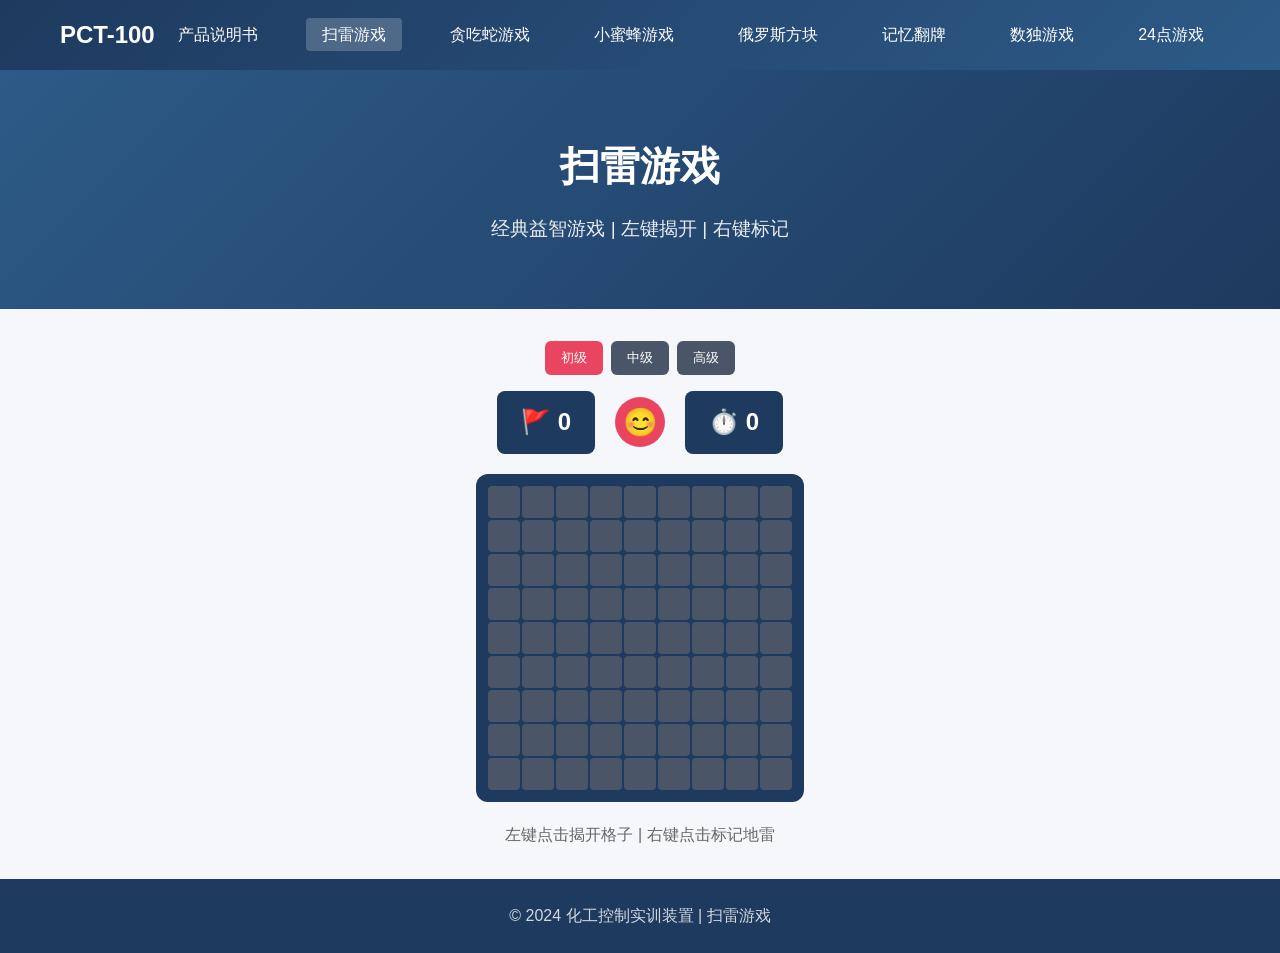
<file: minesweeper.html>
<!DOCTYPE html>
<html lang="zh-CN">
<head>
<meta charset="UTF-8">
<meta name="viewport" content="width=device-width, initial-scale=1.0">
<title>扫雷游戏</title>
<link rel="stylesheet" href="style.css">
<style>
.game-header { display: flex; align-items: center; gap: 20px; margin-bottom: 20px; }
.timer, .flag-count { background: #1e3a5f; padding: 12px 24px; border-radius: 8px; font-size: 24px; font-weight: bold; min-width: 80px; text-align: center; color: #fff; }
.reset-btn { width: 50px; height: 50px; border-radius: 50%; font-size: 28px; cursor: pointer; background: #e94560; border: none; color: white; transition: transform 0.2s; }
.reset-btn:hover { transform: scale(1.05); }
.reset-btn:active { transform: scale(0.95); }
.game-board { display: flex; flex-direction: column; gap: 2px; padding: 12px; background: #1e3a5f; border-radius: 12px; }
.row { display: flex; gap: 2px; }
.cell { width: 32px; height: 32px; border-radius: 4px; cursor: pointer; font-size: 16px; font-weight: bold; border: none; transition: all 0.15s; display: flex; align-items: center; justify-content: center; }
.cell.hidden { background: #4a5568; }
.cell.hidden:hover { background: #5a6578; }
.cell.revealed { background: #2d3748; }
.cell.mine { background: #e94560; }
.cell.flagged { background: #ed8936; }
.cell.number-1 { color: #38b2ac; }
.cell.number-2 { color: #388e3c; }
.cell.number-3 { color: #e94560; }
.cell.number-4 { color: #7b3fe4; }
.cell.number-5 { color: #c0392b; }
.cell.number-6 { color: #0288d1; }
.cell.number-7 { color: #1a202c; }
.cell.number-8 { color: #4a5568; }
.game-info { margin-top: 20px; text-align: center; color: #666; }
.game-over { margin-top: 16px; padding: 16px 32px; border-radius: 8px; font-size: 20px; font-weight: bold; }
.game-over.win { background: #388e3c; color: white; }
.game-over.lose { background: #e94560; color: white; }
.difficulty { margin-bottom: 16px; display: flex; gap: 8px; }
.diff-btn { padding: 8px 16px; border-radius: 6px; border: none; cursor: pointer; background: #4a5568; color: white; transition: background 0.2s; }
.diff-btn.active { background: #e94560; }
.diff-btn:hover { background: #5a6578; }
</style>
</head>
<body>
<nav class="navbar">
  <div class="nav-container">
    <div class="logo">PCT-100</div>
    <ul class="nav-links">
      <li><a href="index.html">产品说明书</a></li>
      <li><a href="minesweeper.html" class="active">扫雷游戏</a></li>
      <li><a href="snake.html">贪吃蛇游戏</a></li>
      <li><a href="bee.html">小蜜蜂游戏</a></li>
      <li><a href="tetris.html">俄罗斯方块</a></li>
      <li><a href="memory.html">记忆翻牌</a></li>
      <li><a href="sudoku.html">数独游戏</a></li>
      <li><a href="24game.html">24点游戏</a></li>
    </ul>
  </div>
</nav>

<header class="hero">
  <div class="hero-content">
    <h1>扫雷游戏</h1>
    <p>经典益智游戏 | 左键揭开 | 右键标记</p>
  </div>
</header>

<div class="game-container">
  <div class="difficulty">
    <button class="diff-btn active" onclick="setDifficulty(9, 9, 10)">初级</button>
    <button class="diff-btn" onclick="setDifficulty(16, 16, 40)">中级</button>
    <button class="diff-btn" onclick="setDifficulty(30, 16, 99)">高级</button>
  </div>
  <div class="game-header">
    <div class="flag-count">🚩 <span id="flagCount">0</span></div>
    <button class="reset-btn" onclick="initGame()">😊</button>
    <div class="timer">⏱️ <span id="timer">0</span></div>
  </div>
  <div class="game-board" id="gameBoard"></div>
  <div class="game-info">
    <p>左键点击揭开格子 | 右键点击标记地雷</p>
    <div id="gameOver" class="game-over" style="display: none;"></div>
  </div>
</div>

<footer class="footer">
  <div class="footer-content">
    <p>© 2024 化工控制实训装置 | 扫雷游戏</p>
  </div>
</footer>

<script>
let rows = 9;
let cols = 9;
let mines = 10;
let board = [];
let gameOver = false;
let firstClick = true;
let timer = 0;
let timerInterval = null;
let flagCount = 0;

function setDifficulty(r, c, m) {
  rows = r;
  cols = c;
  mines = m;
  document.querySelectorAll('.diff-btn').forEach(b => b.classList.remove('active'));
  event.target.classList.add('active');
  initGame();
}

function initGame() {
  gameOver = false;
  firstClick = true;
  timer = 0;
  flagCount = 0;
  clearInterval(timerInterval);
  document.getElementById('timer').textContent = '0';
  document.getElementById('flagCount').textContent = '0';
  document.getElementById('gameOver').style.display = 'none';
  document.querySelector('.reset-btn').textContent = '😊';
  
  board = [];
  for (let i = 0; i < rows; i++) {
    board[i] = [];
    for (let j = 0; j < cols; j++) {
      board[i][j] = { mine: false, revealed: false, flagged: false, neighbors: 0 };
    }
  }
  renderBoard();
}

function renderBoard() {
  const gameBoard = document.getElementById('gameBoard');
  gameBoard.innerHTML = '';
  
  for (let i = 0; i < rows; i++) {
    const rowDiv = document.createElement('div');
    rowDiv.className = 'row';
    
    for (let j = 0; j < cols; j++) {
      const cell = document.createElement('button');
      cell.className = 'cell hidden';
      cell.dataset.row = i;
      cell.dataset.col = j;
      cell.addEventListener('click', handleClick);
      cell.addEventListener('contextmenu', handleRightClick);
      rowDiv.appendChild(cell);
    }
    gameBoard.appendChild(rowDiv);
  }
}

function placeMines(excludeRow, excludeCol) {
  let placed = 0;
  while (placed < mines) {
    const r = Math.floor(Math.random() * rows);
    const c = Math.floor(Math.random() * cols);
    if (!board[r][c].mine && 
        Math.abs(r - excludeRow) > 1 && 
        Math.abs(c - excludeCol) > 1) {
      board[r][c].mine = true;
      placed++;
    }
  }
  calculateNeighbors();
}

function calculateNeighbors() {
  const directions = [[-1,-1], [-1,0], [-1,1], [0,-1], [0,1], [1,-1], [1,0], [1,1]];
  
  for (let i = 0; i < rows; i++) {
    for (let j = 0; j < cols; j++) {
      if (board[i][j].mine) continue;
      let count = 0;
      for (const [dr, dc] of directions) {
        const nr = i + dr;
        const nc = j + dc;
        if (nr >= 0 && nr < rows && nc >= 0 && nc < cols && board[nr][nc].mine) {
          count++;
        }
      }
      board[i][j].neighbors = count;
    }
  }
}

function handleClick(e) {
  if (gameOver) return;
  
  const row = parseInt(e.target.dataset.row);
  const col = parseInt(e.target.dataset.col);
  
  if (board[row][col].flagged || board[row][col].revealed) return;
  
  if (firstClick) {
    firstClick = false;
    placeMines(row, col);
    startTimer();
  }
  
  revealCell(row, col);
  checkWin();
}

function handleRightClick(e) {
  e.preventDefault();
  if (gameOver) return;
  
  const row = parseInt(e.target.dataset.row);
  const col = parseInt(e.target.dataset.col);
  
  if (board[row][col].revealed) return;
  
  if (board[row][col].flagged) {
    board[row][col].flagged = false;
    flagCount--;
    e.target.className = 'cell hidden';
    e.target.textContent = '';
  } else {
    board[row][col].flagged = true;
    flagCount++;
    e.target.className = 'cell flagged';
    e.target.textContent = '🚩';
  }
  document.getElementById('flagCount').textContent = flagCount;
}

function revealCell(row, col) {
  if (row < 0 || row >= rows || col < 0 || col >= cols) return;
  if (board[row][col].revealed || board[row][col].flagged) return;
  
  board[row][col].revealed = true;
  const cell = document.querySelector(`[data-row="${row}"][data-col="${col}"]`);
  
  if (board[row][col].mine) {
    cell.className = 'cell mine';
    cell.textContent = '💣';
    gameOver = true;
    clearInterval(timerInterval);
    document.querySelector('.reset-btn').textContent = '😵';
    document.getElementById('gameOver').textContent = '游戏结束！';
    document.getElementById('gameOver').className = 'game-over lose';
    document.getElementById('gameOver').style.display = 'block';
    revealAllMines();
    return;
  }
  
  cell.className = 'cell revealed';
  if (board[row][col].neighbors > 0) {
    cell.className += ` number-${board[row][col].neighbors}`;
    cell.textContent = board[row][col].neighbors;
  } else {
    const directions = [[-1,-1], [-1,0], [-1,1], [0,-1], [0,1], [1,-1], [1,0], [1,1]];
    for (const [dr, dc] of directions) {
      revealCell(row + dr, col + dc);
    }
  }
}

function revealAllMines() {
  for (let i = 0; i < rows; i++) {
    for (let j = 0; j < cols; j++) {
      if (board[i][j].mine) {
        const cell = document.querySelector(`[data-row="${i}"][data-col="${j}"]`);
        cell.className = 'cell mine';
        cell.textContent = '💣';
      }
    }
  }
}

function checkWin() {
  let revealedCount = 0;
  const totalCells = rows * cols;
  
  for (let i = 0; i < rows; i++) {
    for (let j = 0; j < cols; j++) {
      if (board[i][j].revealed) {
        revealedCount++;
      }
    }
  }
  
  if (revealedCount === totalCells - mines) {
    gameOver = true;
    clearInterval(timerInterval);
    document.querySelector('.reset-btn').textContent = '😎';
    document.getElementById('gameOver').textContent = '恭喜你赢了！';
    document.getElementById('gameOver').className = 'game-over win';
    document.getElementById('gameOver').style.display = 'block';
    flagAllMines();
  }
}

function flagAllMines() {
  for (let i = 0; i < rows; i++) {
    for (let j = 0; j < cols; j++) {
      if (board[i][j].mine && !board[i][j].flagged) {
        board[i][j].flagged = true;
        const cell = document.querySelector(`[data-row="${i}"][data-col="${j}"]`);
        cell.className = 'cell flagged';
        cell.textContent = '🚩';
      }
    }
  }
}

function startTimer() {
  timerInterval = setInterval(() => {
    timer++;
    document.getElementById('timer').textContent = timer;
  }, 1000);
}

initGame();
</script>
</body>
</html>
</file>
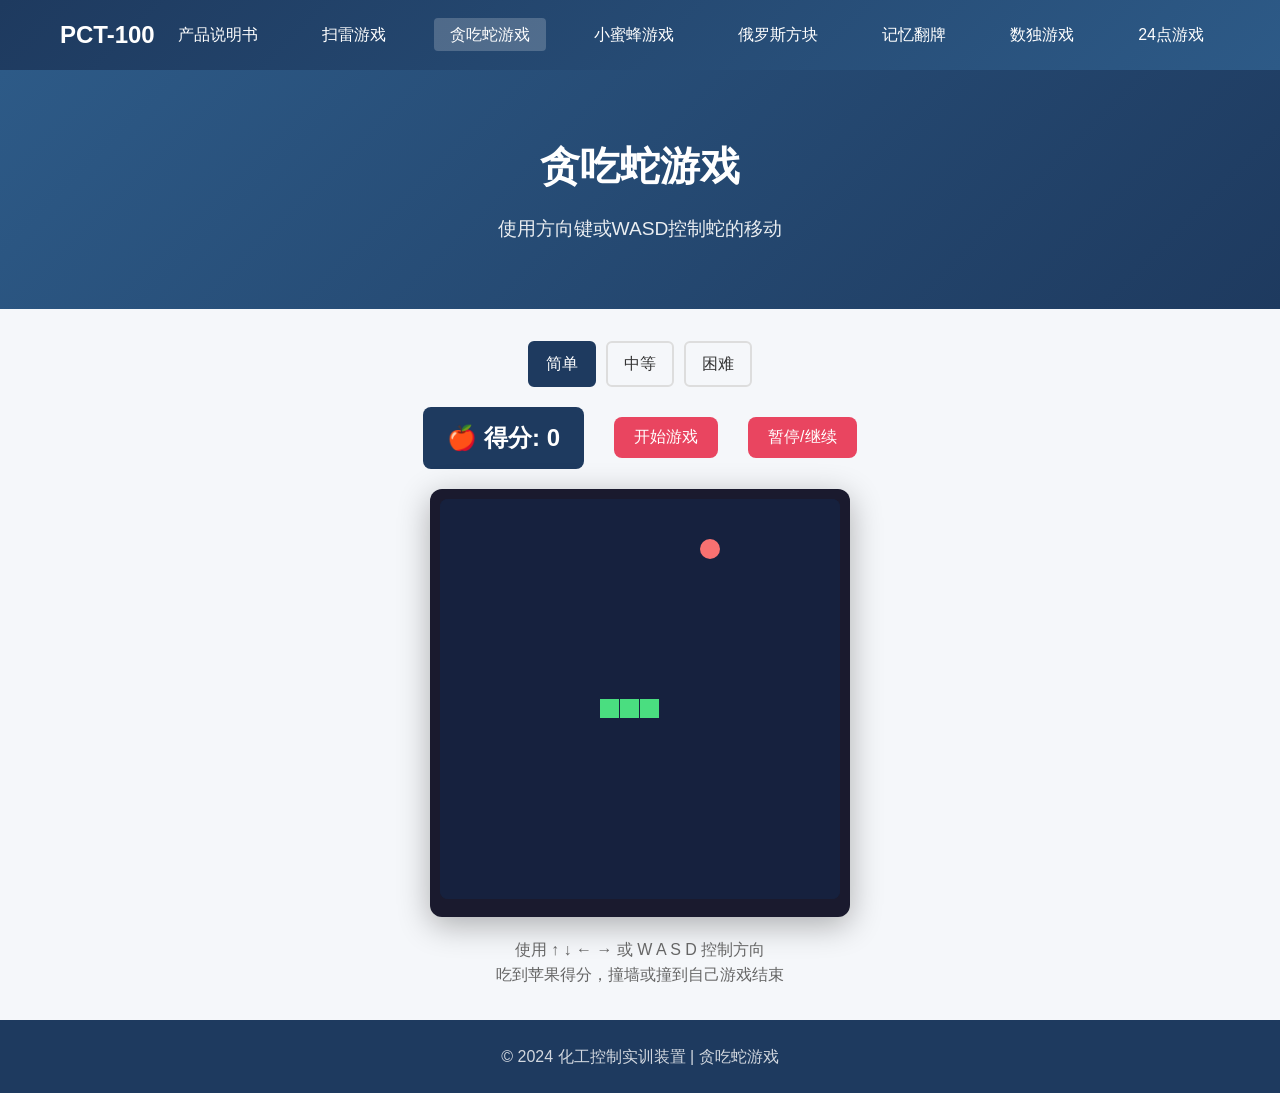
<file: snake.html>
<!DOCTYPE html>
<html lang="zh-CN">
<head>
<meta charset="UTF-8">
<meta name="viewport" content="width=device-width, initial-scale=1.0">
<title>贪吃蛇游戏</title>
<link rel="stylesheet" href="style.css">
<style>
.snake-container {
  display: flex;
  flex-direction: column;
  align-items: center;
  padding: 2rem;
}

.snake-header {
  display: flex;
  align-items: center;
  gap: 30px;
  margin-bottom: 20px;
}

.score-box {
  background: #1e3a5f;
  padding: 12px 24px;
  border-radius: 8px;
  color: #fff;
  font-size: 24px;
  font-weight: bold;
}

.snake-btn {
  padding: 10px 20px;
  border-radius: 8px;
  border: none;
  cursor: pointer;
  background: #e94560;
  color: white;
  font-size: 16px;
  transition: background 0.3s;
}

.snake-btn:hover {
  background: #d6304a;
}

.snake-game {
  background: #1a1a2e;
  border-radius: 12px;
  padding: 10px;
  box-shadow: 0 8px 32px rgba(0,0,0,0.3);
}

#snakeCanvas {
  border-radius: 8px;
  background: #16213e;
}

.snake-info {
  margin-top: 20px;
  text-align: center;
  color: #666;
}

.game-over-overlay {
  position: fixed;
  top: 0;
  left: 0;
  right: 0;
  bottom: 0;
  background: rgba(0,0,0,0.7);
  display: none;
  justify-content: center;
  align-items: center;
  z-index: 1000;
}

.game-over-overlay.show {
  display: flex;
}

.game-over-content {
  background: white;
  padding: 30px;
  border-radius: 12px;
  text-align: center;
}

.game-over-content h2 {
  color: #e94560;
  margin-bottom: 15px;
}

.game-over-content p {
  color: #333;
  margin-bottom: 20px;
  font-size: 18px;
}

.difficulty-selector {
  display: flex;
  gap: 10px;
  margin-bottom: 20px;
}

.diff-option {
  padding: 8px 16px;
  border-radius: 6px;
  border: 2px solid #ddd;
  cursor: pointer;
  transition: all 0.3s;
}

.diff-option.active {
  border-color: #1e3a5f;
  background: #1e3a5f;
  color: white;
}
</style>
</head>
<body>
<nav class="navbar">
  <div class="nav-container">
    <div class="logo">PCT-100</div>
    <ul class="nav-links">
      <li><a href="index.html">产品说明书</a></li>
      <li><a href="minesweeper.html">扫雷游戏</a></li>
      <li><a href="snake.html" class="active">贪吃蛇游戏</a></li>
      <li><a href="bee.html">小蜜蜂游戏</a></li>
      <li><a href="tetris.html">俄罗斯方块</a></li>
      <li><a href="memory.html">记忆翻牌</a></li>
      <li><a href="sudoku.html">数独游戏</a></li>
      <li><a href="24game.html">24点游戏</a></li>
    </ul>
  </div>
</nav>

<header class="hero">
  <div class="hero-content">
    <h1>贪吃蛇游戏</h1>
    <p>使用方向键或WASD控制蛇的移动</p>
  </div>
</header>

<div class="snake-container">
  <div class="difficulty-selector">
    <div class="diff-option active" onclick="setSnakeDifficulty('easy')">简单</div>
    <div class="diff-option" onclick="setSnakeDifficulty('medium')">中等</div>
    <div class="diff-option" onclick="setSnakeDifficulty('hard')">困难</div>
  </div>
  
  <div class="snake-header">
    <div class="score-box">🍎 得分: <span id="score">0</span></div>
    <button class="snake-btn" onclick="startGame()">开始游戏</button>
    <button class="snake-btn" onclick="pauseGame()">暂停/继续</button>
  </div>
  
  <div class="snake-game">
    <canvas id="snakeCanvas" width="400" height="400"></canvas>
  </div>
  
  <div class="snake-info">
    <p>使用 ↑ ↓ ← → 或 W A S D 控制方向</p>
    <p>吃到苹果得分，撞墙或撞到自己游戏结束</p>
  </div>
</div>

<div class="game-over-overlay" id="gameOverOverlay">
  <div class="game-over-content">
    <h2>游戏结束!</h2>
    <p>最终得分: <span id="finalScore">0</span></p>
    <button class="snake-btn" onclick="restartGame()">重新开始</button>
  </div>
</div>

<footer class="footer">
  <div class="footer-content">
    <p>© 2024 化工控制实训装置 | 贪吃蛇游戏</p>
  </div>
</footer>

<script>
const canvas = document.getElementById('snakeCanvas');
const ctx = canvas.getContext('2d');

const gridSize = 20;
const gridCount = canvas.width / gridSize;

let snake = [];
let direction = { x: 1, y: 0 };
let food = {};
let score = 0;
let gameLoop = null;
let isPaused = false;
let speed = 100;

function setSnakeDifficulty(level) {
  document.querySelectorAll('.diff-option').forEach(d => d.classList.remove('active'));
  event.target.classList.add('active');
  
  switch(level) {
    case 'easy': speed = 150; break;
    case 'medium': speed = 100; break;
    case 'hard': speed = 60; break;
  }
  
  if (gameLoop) {
    clearInterval(gameLoop);
    gameLoop = setInterval(update, speed);
  }
}

function initSnake() {
  snake = [
    { x: 10, y: 10 },
    { x: 9, y: 10 },
    { x: 8, y: 10 }
  ];
  direction = { x: 1, y: 0 };
  score = 0;
  isPaused = false;
  spawnFood();
  document.getElementById('score').textContent = score;
  document.getElementById('gameOverOverlay').classList.remove('show');
}

function spawnFood() {
  food = {
    x: Math.floor(Math.random() * gridCount),
    y: Math.floor(Math.random() * gridCount)
  };
  
  while (snake.some(segment => segment.x === food.x && segment.y === food.y)) {
    food = {
      x: Math.floor(Math.random() * gridCount),
      y: Math.floor(Math.random() * gridCount)
    };
  }
}

function draw() {
  ctx.fillStyle = '#16213e';
  ctx.fillRect(0, 0, canvas.width, canvas.height);
  
  ctx.fillStyle = '#4ade80';
  snake.forEach(segment => {
    ctx.fillRect(segment.x * gridSize, segment.y * gridSize, gridSize - 1, gridSize - 1);
  });
  
  ctx.fillStyle = '#f87171';
  ctx.beginPath();
  ctx.arc(
    food.x * gridSize + gridSize / 2,
    food.y * gridSize + gridSize / 2,
    gridSize / 2,
    0,
    Math.PI * 2
  );
  ctx.fill();
}

function update() {
  if (isPaused) return;
  
  const head = { x: snake[0].x + direction.x, y: snake[0].y + direction.y };
  
  if (head.x < 0 || head.x >= gridCount || head.y < 0 || head.y >= gridCount) {
    gameOver();
    return;
  }
  
  if (snake.some(segment => segment.x === head.x && segment.y === head.y)) {
    gameOver();
    return;
  }
  
  snake.unshift(head);
  
  if (head.x === food.x && head.y === food.y) {
    score += 10;
    document.getElementById('score').textContent = score;
    spawnFood();
  } else {
    snake.pop();
  }
  
  draw();
}

function gameOver() {
  clearInterval(gameLoop);
  document.getElementById('finalScore').textContent = score;
  document.getElementById('gameOverOverlay').classList.add('show');
}

function startGame() {
  initSnake();
  if (gameLoop) clearInterval(gameLoop);
  gameLoop = setInterval(update, speed);
}

function pauseGame() {
  isPaused = !isPaused;
}

function restartGame() {
  document.getElementById('gameOverOverlay').classList.remove('show');
  startGame();
}

document.addEventListener('keydown', (e) => {
  if (!gameLoop) return;
  
  switch(e.key) {
    case 'ArrowUp':
    case 'w':
    case 'W':
      if (direction.y !== 1) direction = { x: 0, y: -1 };
      break;
    case 'ArrowDown':
    case 's':
    case 'S':
      if (direction.y !== -1) direction = { x: 0, y: 1 };
      break;
    case 'ArrowLeft':
    case 'a':
    case 'A':
      if (direction.x !== 1) direction = { x: -1, y: 0 };
      break;
    case 'ArrowRight':
    case 'd':
    case 'D':
      if (direction.x !== -1) direction = { x: 1, y: 0 };
      break;
    case ' ':
      pauseGame();
      break;
  }
});

initSnake();
draw();
</script>
</body>
</html>
</file>
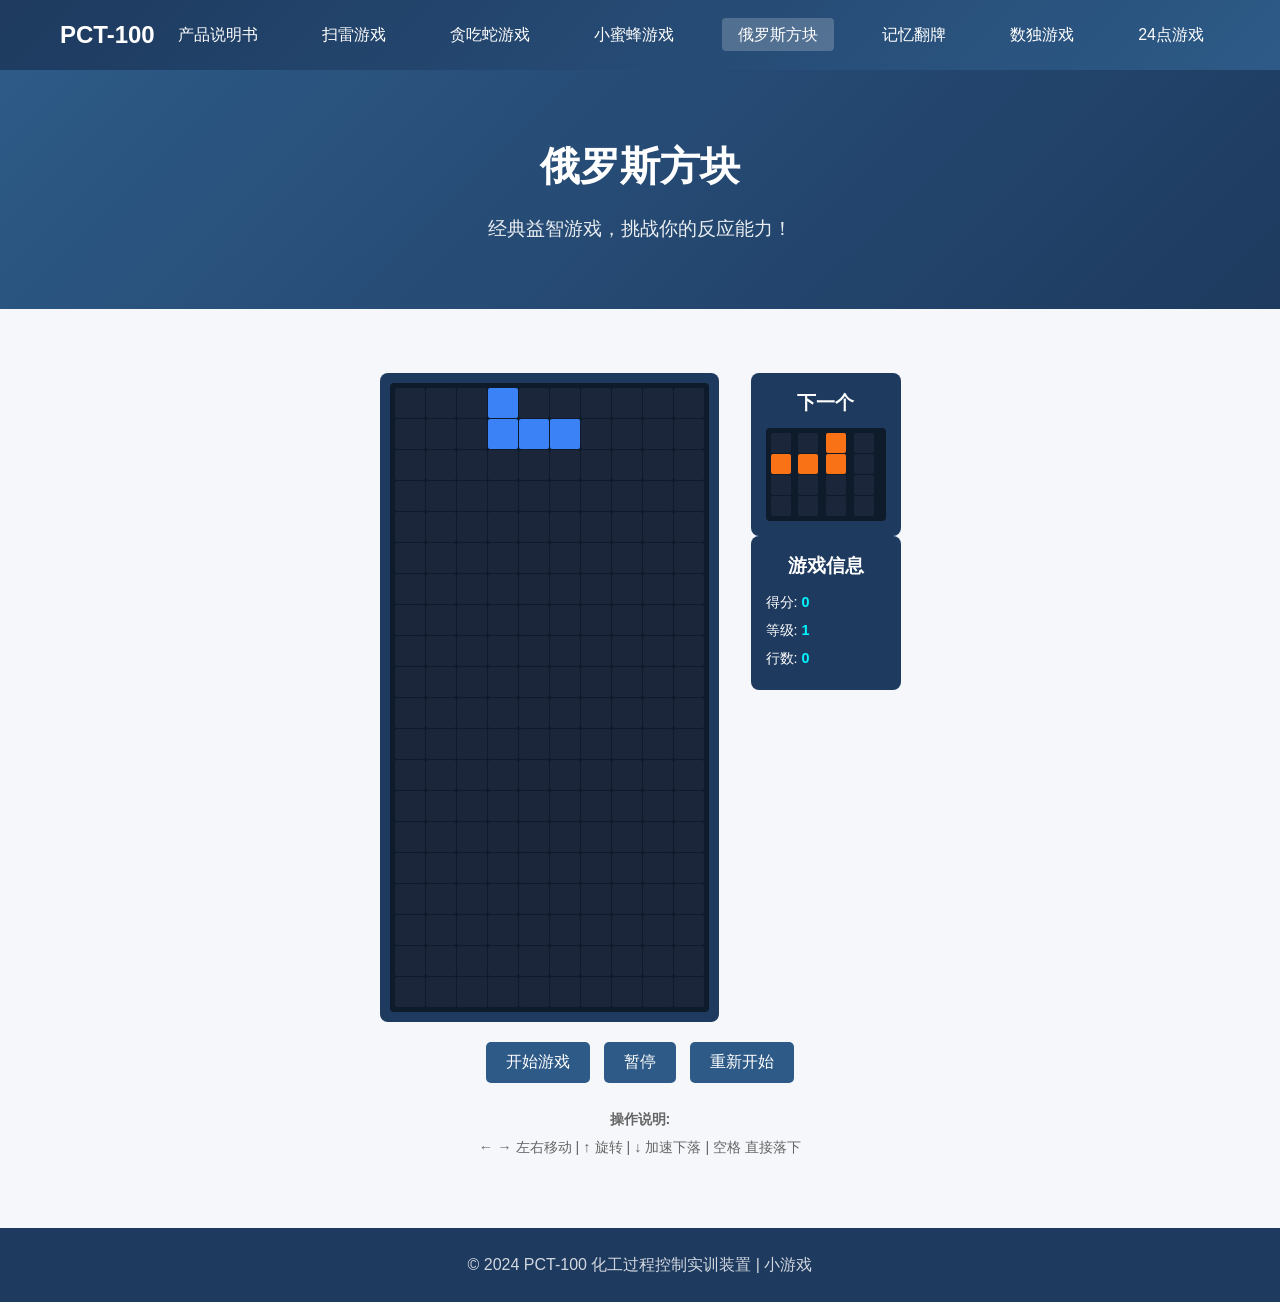
<file: tetris.html>
<!DOCTYPE html>
<html lang="zh-CN">
<head>
<meta charset="UTF-8">
<meta name="viewport" content="width=device-width, initial-scale=1.0">
<title>俄罗斯方块 - PCT-100 小游戏</title>
<link rel="stylesheet" href="style.css">
<style>
.game-board {
  display: flex;
  gap: 2rem;
  justify-content: center;
  align-items: flex-start;
}

.board-container {
  background: #1e3a5f;
  padding: 10px;
  border-radius: 8px;
}

#board {
  display: grid;
  grid-template-columns: repeat(10, 1fr);
  gap: 1px;
  background: #0d1b2a;
  padding: 5px;
  border-radius: 4px;
}

.cell {
  width: 30px;
  height: 30px;
  background: #1b263b;
  border-radius: 2px;
}

.cell.filled {
  background: #415a77;
}

.cell.I { background: #00f5ff; }
.cell.O { background: #ffd700; }
.cell.T { background: #a855f7; }
.cell.S { background: #22c55e; }
.cell.Z { background: #ef4444; }
.cell.J { background: #3b82f6; }
.cell.L { background: #f97316; }

.next-container {
  background: #1e3a5f;
  padding: 15px;
  border-radius: 8px;
  min-width: 120px;
}

.next-container h3 {
  color: #fff;
  margin-bottom: 10px;
  text-align: center;
}

#next-piece {
  display: grid;
  grid-template-columns: repeat(4, 1fr);
  gap: 1px;
  background: #0d1b2a;
  padding: 5px;
  border-radius: 4px;
}

.next-cell {
  width: 20px;
  height: 20px;
  background: #1b263b;
  border-radius: 2px;
}

.next-cell.filled.I { background: #00f5ff; }
.next-cell.filled.O { background: #ffd700; }
.next-cell.filled.T { background: #a855f7; }
.next-cell.filled.S { background: #22c55e; }
.next-cell.filled.Z { background: #ef4444; }
.next-cell.filled.J { background: #3b82f6; }
.next-cell.filled.L { background: #f97316; }

.info-panel {
  background: #1e3a5f;
  padding: 15px;
  border-radius: 8px;
  min-width: 150px;
}

.info-panel h3 {
  color: #fff;
  margin-bottom: 10px;
  text-align: center;
}

.info-panel p {
  color: #fff;
  margin: 5px 0;
  font-size: 0.9rem;
}

.info-panel .value {
  font-weight: bold;
  color: #00f5ff;
}

.game-controls {
  margin-top: 20px;
  text-align: center;
}

.game-controls button {
  background: #2d5a87;
  color: #fff;
  border: none;
  padding: 10px 20px;
  border-radius: 5px;
  margin: 0 5px;
  cursor: pointer;
  font-size: 1rem;
  transition: background 0.3s;
}

.game-controls button:hover {
  background: #3d7ab7;
}

.key-hints {
  margin-top: 20px;
  text-align: center;
  color: #666;
  font-size: 0.9rem;
}

.key-hints p {
  margin: 5px 0;
}

.game-over-overlay {
  position: absolute;
  top: 50%;
  left: 50%;
  transform: translate(-50%, -50%);
  background: rgba(0,0,0,0.9);
  padding: 30px;
  border-radius: 10px;
  text-align: center;
  color: #fff;
}

.game-over-overlay h2 {
  color: #ef4444;
  margin-bottom: 15px;
}

.game-over-overlay p {
  margin-bottom: 15px;
}

.game-over-overlay button {
  background: #22c55e;
  color: #fff;
  border: none;
  padding: 10px 25px;
  border-radius: 5px;
  cursor: pointer;
  font-size: 1rem;
}
</style>
</head>
<body>
<nav class="navbar">
  <div class="nav-container">
    <div class="logo">PCT-100</div>
    <ul class="nav-links">
      <li><a href="index.html">产品说明书</a></li>
      <li><a href="minesweeper.html">扫雷游戏</a></li>
      <li><a href="snake.html">贪吃蛇游戏</a></li>
      <li><a href="bee.html">小蜜蜂游戏</a></li>
      <li><a href="tetris.html" class="active">俄罗斯方块</a></li>
      <li><a href="memory.html">记忆翻牌</a></li>
      <li><a href="sudoku.html">数独游戏</a></li>
      <li><a href="24game.html">24点游戏</a></li>
    </ul>
  </div>
</nav>

<header class="hero">
  <div class="hero-content">
    <h1>俄罗斯方块</h1>
    <p>经典益智游戏，挑战你的反应能力！</p>
  </div>
</header>

<main class="main-content">
  <div class="game-container">
    <div class="game-board">
      <div class="board-container">
        <div id="board"></div>
      </div>
      
      <div class="side-panel">
        <div class="next-container">
          <h3>下一个</h3>
          <div id="next-piece"></div>
        </div>
        
        <div class="info-panel">
          <h3>游戏信息</h3>
          <p>得分: <span class="value" id="score">0</span></p>
          <p>等级: <span class="value" id="level">1</span></p>
          <p>行数: <span class="value" id="lines">0</span></p>
        </div>
      </div>
    </div>
    
    <div class="game-controls">
      <button onclick="startGame()">开始游戏</button>
      <button onclick="pauseGame()">暂停</button>
      <button onclick="resetGame()">重新开始</button>
    </div>
    
    <div class="key-hints">
      <p><strong>操作说明:</strong></p>
      <p>← → 左右移动 | ↑ 旋转 | ↓ 加速下落 | 空格 直接落下</p>
    </div>
  </div>
</main>

<footer class="footer">
  <div class="footer-content">
    <p>© 2024 PCT-100 化工过程控制实训装置 | 小游戏</p>
  </div>
</footer>

<script>
const BOARD_WIDTH = 10;
const BOARD_HEIGHT = 20;
const CELL_SIZE = 30;

const TETROMINOS = {
  I: [
    [[0,0,0,0], [1,1,1,1], [0,0,0,0], [0,0,0,0]],
    [[0,0,1,0], [0,0,1,0], [0,0,1,0], [0,0,1,0]]
  ],
  O: [
    [[1,1], [1,1]]
  ],
  T: [
    [[0,1,0], [1,1,1], [0,0,0]],
    [[0,1,0], [0,1,1], [0,1,0]],
    [[0,0,0], [1,1,1], [0,1,0]],
    [[0,1,0], [1,1,0], [0,1,0]]
  ],
  S: [
    [[0,1,1], [1,1,0], [0,0,0]],
    [[0,1,0], [0,1,1], [0,0,1]]
  ],
  Z: [
    [[1,1,0], [0,1,1], [0,0,0]],
    [[0,0,1], [0,1,1], [0,1,0]]
  ],
  J: [
    [[1,0,0], [1,1,1], [0,0,0]],
    [[0,1,1], [0,1,0], [0,1,0]],
    [[0,0,0], [1,1,1], [0,0,1]],
    [[0,1,0], [0,1,0], [1,1,0]]
  ],
  L: [
    [[0,0,1], [1,1,1], [0,0,0]],
    [[0,1,0], [0,1,0], [0,1,1]],
    [[0,0,0], [1,1,1], [1,0,0]],
    [[1,1,0], [0,1,0], [0,1,0]]
  ]
};

const COLORS = {
  I: 'I',
  O: 'O',
  T: 'T',
  S: 'S',
  Z: 'Z',
  J: 'J',
  L: 'L'
};

let board = [];
let currentPiece = null;
let currentPosition = { x: 0, y: 0 };
let nextPiece = null;
let score = 0;
let level = 1;
let lines = 0;
let gameInterval = null;
let isPaused = false;
let gameOver = false;

function initBoard() {
  board = [];
  for (let y = 0; y < BOARD_HEIGHT; y++) {
    board[y] = [];
    for (let x = 0; x < BOARD_WIDTH; x++) {
      board[y][x] = null;
    }
  }
}

function createPiece(type) {
  const shapes = TETROMINOS[type];
  return {
    type: type,
    shape: shapes[0],
    rotation: 0
  };
}

function randomPiece() {
  const types = Object.keys(TETROMINOS);
  const type = types[Math.floor(Math.random() * types.length)];
  return createPiece(type);
}

function spawnPiece() {
  currentPiece = nextPiece || randomPiece();
  nextPiece = randomPiece();
  currentPosition = {
    x: Math.floor((BOARD_WIDTH - currentPiece.shape[0].length) / 2),
    y: 0
  };
  
  if (!isValidMove(currentPiece, currentPosition)) {
    gameOver = true;
    showGameOver();
  }
  
  updateNextPiece();
}

function isValidMove(piece, position) {
  for (let y = 0; y < piece.shape.length; y++) {
    for (let x = 0; x < piece.shape[y].length; x++) {
      if (piece.shape[y][x]) {
        const newX = position.x + x;
        const newY = position.y + y;
        if (newX < 0 || newX >= BOARD_WIDTH || newY >= BOARD_HEIGHT) {
          return false;
        }
        if (newY >= 0 && board[newY][newX]) {
          return false;
        }
      }
    }
  }
  return true;
}

function lockPiece() {
  for (let y = 0; y < currentPiece.shape.length; y++) {
    for (let x = 0; x < currentPiece.shape[y].length; x++) {
      if (currentPiece.shape[y][x]) {
        const boardY = currentPosition.y + y;
        const boardX = currentPosition.x + x;
        if (boardY >= 0) {
          board[boardY][boardX] = currentPiece.type;
        }
      }
    }
  }
  
  clearLines();
  spawnPiece();
}

function clearLines() {
  let clearedLines = 0;
  
  for (let y = BOARD_HEIGHT - 1; y >= 0; y--) {
    if (board[y].every(cell => cell !== null)) {
      board.splice(y, 1);
      board.unshift(new Array(BOARD_WIDTH).fill(null));
      clearedLines++;
      y++;
    }
  }
  
  if (clearedLines > 0) {
    lines += clearedLines;
    const points = [0, 100, 300, 500, 800];
    score += points[clearedLines] * level;
    
    if (lines >= level * 10) {
      level++;
      clearInterval(gameInterval);
      gameInterval = setInterval(gameLoop, Math.max(100, 1000 - (level - 1) * 100));
    }
    
    updateScore();
  }
}

function movePiece(dx, dy) {
  if (isPaused || gameOver) return;
  
  const newPosition = { x: currentPosition.x + dx, y: currentPosition.y + dy };
  if (isValidMove(currentPiece, newPosition)) {
    currentPosition = newPosition;
    renderBoard();
    return true;
  } else if (dy > 0) {
    lockPiece();
  }
  return false;
}

function rotatePiece() {
  if (isPaused || gameOver) return;
  
  const shapes = TETROMINOS[currentPiece.type];
  const newRotation = (currentPiece.rotation + 1) % shapes.length;
  const originalShape = currentPiece.shape;
  
  currentPiece.shape = shapes[newRotation];
  currentPiece.rotation = newRotation;
  
  if (!isValidMove(currentPiece, currentPosition)) {
    for (let dx = -1; dx <= 1; dx++) {
      const newPosition = { x: currentPosition.x + dx, y: currentPosition.y };
      if (isValidMove(currentPiece, newPosition)) {
        currentPosition = newPosition;
        renderBoard();
        return;
      }
    }
    
    currentPiece.shape = originalShape;
    currentPiece.rotation = (currentPiece.rotation - 1 + shapes.length) % shapes.length;
  }
  
  renderBoard();
}

function dropPiece() {
  if (isPaused || gameOver) return;
  
  while (movePiece(0, 1)) {}
}

function gameLoop() {
  if (!isPaused && !gameOver) {
    movePiece(0, 1);
  }
}

function renderBoard() {
  const boardElement = document.getElementById('board');
  boardElement.innerHTML = '';
  
  const displayBoard = board.map(row => [...row]);
  
  if (currentPiece) {
    for (let y = 0; y < currentPiece.shape.length; y++) {
      for (let x = 0; x < currentPiece.shape[y].length; x++) {
        if (currentPiece.shape[y][x]) {
          const boardY = currentPosition.y + y;
          const boardX = currentPosition.x + x;
          if (boardY >= 0 && boardY < BOARD_HEIGHT && boardX >= 0 && boardX < BOARD_WIDTH) {
            displayBoard[boardY][boardX] = currentPiece.type;
          }
        }
      }
    }
  }
  
  for (let y = 0; y < BOARD_HEIGHT; y++) {
    for (let x = 0; x < BOARD_WIDTH; x++) {
      const cell = document.createElement('div');
      cell.className = 'cell' + (displayBoard[y][x] ? ' filled ' + displayBoard[y][x] : '');
      boardElement.appendChild(cell);
    }
  }
}

function updateNextPiece() {
  const nextElement = document.getElementById('next-piece');
  nextElement.innerHTML = '';
  
  const emptyGrid = [
    [0,0,0,0],
    [0,0,0,0],
    [0,0,0,0],
    [0,0,0,0]
  ];
  
  if (nextPiece) {
    const shape = nextPiece.shape;
    const offsetY = Math.floor((4 - shape.length) / 2);
    const offsetX = Math.floor((4 - shape[0].length) / 2);
    
    for (let y = 0; y < shape.length; y++) {
      for (let x = 0; x < shape[y].length; x++) {
        if (shape[y][x]) {
          emptyGrid[y + offsetY][x + offsetX] = nextPiece.type;
        }
      }
    }
  }
  
  for (let y = 0; y < 4; y++) {
    for (let x = 0; x < 4; x++) {
      const cell = document.createElement('div');
      cell.className = 'next-cell' + (emptyGrid[y][x] ? ' filled ' + emptyGrid[y][x] : '');
      nextElement.appendChild(cell);
    }
  }
}

function updateScore() {
  document.getElementById('score').textContent = score;
  document.getElementById('level').textContent = level;
  document.getElementById('lines').textContent = lines;
}

function startGame() {
  if (gameInterval) return;
  
  isPaused = false;
  gameInterval = setInterval(gameLoop, 1000);
}

function pauseGame() {
  isPaused = !isPaused;
}

function resetGame() {
  clearInterval(gameInterval);
  gameInterval = null;
  
  initBoard();
  score = 0;
  level = 1;
  lines = 0;
  isPaused = false;
  gameOver = false;
  
  updateScore();
  spawnPiece();
  renderBoard();
}

function showGameOver() {
  clearInterval(gameInterval);
  gameInterval = null;
  
  const overlay = document.createElement('div');
  overlay.className = 'game-over-overlay';
  overlay.innerHTML = `
    <h2>游戏结束!</h2>
    <p>最终得分: ${score}</p>
    <p>等级: ${level}</p>
    <p>消除行数: ${lines}</p>
    <button onclick="resetGame(); document.body.removeChild(this.parentElement);">重新开始</button>
  `;
  document.body.appendChild(overlay);
}

document.addEventListener('keydown', (e) => {
  if (gameOver) return;
  
  switch (e.key) {
    case 'ArrowLeft':
      e.preventDefault();
      movePiece(-1, 0);
      break;
    case 'ArrowRight':
      e.preventDefault();
      movePiece(1, 0);
      break;
    case 'ArrowDown':
      e.preventDefault();
      movePiece(0, 1);
      break;
    case 'ArrowUp':
      e.preventDefault();
      rotatePiece();
      break;
    case ' ':
      e.preventDefault();
      dropPiece();
      break;
    case 'p':
    case 'P':
      pauseGame();
      break;
  }
});

resetGame();
</script>
</body>
</html>
</file>
<file: style.css>
* {
  margin: 0;
  padding: 0;
  box-sizing: border-box;
}

body {
  font-family: 'Segoe UI', Tahoma, Geneva, Verdana, sans-serif;
  line-height: 1.6;
  color: #333;
  background-color: #f5f7fa;
  min-height: 100vh;
  display: flex;
  flex-direction: column;
}

.navbar {
  background: linear-gradient(135deg, #1e3a5f 0%, #2d5a87 100%);
  padding: 1rem 0;
  box-shadow: 0 2px 10px rgba(0,0,0,0.1);
}

.nav-container {
  max-width: 1200px;
  margin: 0 auto;
  padding: 0 20px;
  display: flex;
  justify-content: space-between;
  align-items: center;
}

.logo {
  color: #fff;
  font-size: 1.5rem;
  font-weight: bold;
}

.nav-links {
  display: flex;
  list-style: none;
  gap: 2rem;
}

.nav-links a {
  color: #fff;
  text-decoration: none;
  padding: 0.5rem 1rem;
  border-radius: 4px;
  transition: background 0.3s;
}

.nav-links a:hover,
.nav-links a.active {
  background: rgba(255,255,255,0.2);
}

.hero {
  background: linear-gradient(135deg, #2d5a87 0%, #1e3a5f 100%);
  color: #fff;
  padding: 4rem 0;
  text-align: center;
}

.hero-content h1 {
  font-size: 2.5rem;
  margin-bottom: 1rem;
}

.hero-content p {
  font-size: 1.2rem;
  opacity: 0.9;
}

.main-content {
  flex: 1;
  max-width: 1200px;
  margin: 0 auto;
  padding: 2rem;
  width: 100%;
}

.product-info {
  display: flex;
  flex-direction: column;
  gap: 2rem;
}

.info-card {
  background: #fff;
  border-radius: 12px;
  padding: 2rem;
  box-shadow: 0 4px 20px rgba(0,0,0,0.08);
}

.info-card img {
  width: 100%;
  height: 300px;
  object-fit: cover;
  border-radius: 8px;
  margin-bottom: 1.5rem;
}

.info-card h2 {
  color: #1e3a5f;
  margin-bottom: 1rem;
  font-size: 1.8rem;
}

.info-card p {
  color: #666;
  font-size: 1.1rem;
  line-height: 1.8;
}

.specs-grid {
  display: grid;
  grid-template-columns: repeat(auto-fit, minmax(300px, 1fr));
  gap: 1.5rem;
}

.spec-card {
  background: #fff;
  border-radius: 12px;
  padding: 1.5rem;
  box-shadow: 0 4px 20px rgba(0,0,0,0.08);
}

.spec-card h3 {
  color: #1e3a5f;
  margin-bottom: 1rem;
  font-size: 1.3rem;
}

.spec-card ul {
  list-style: none;
}

.spec-card li {
  padding: 0.5rem 0;
  border-bottom: 1px solid #eee;
  color: #555;
}

.spec-card li:last-child {
  border-bottom: none;
}

.features h2 {
  color: #1e3a5f;
  margin-bottom: 1.5rem;
  font-size: 1.8rem;
}

.feature-grid {
  display: grid;
  grid-template-columns: repeat(auto-fit, minmax(250px, 1fr));
  gap: 1.5rem;
}

.feature-item {
  background: #fff;
  border-radius: 12px;
  padding: 1.5rem;
  text-align: center;
  box-shadow: 0 4px 20px rgba(0,0,0,0.08);
  transition: transform 0.3s, box-shadow 0.3s;
}

.feature-item:hover {
  transform: translateY(-5px);
  box-shadow: 0 8px 30px rgba(0,0,0,0.12);
}

.feature-icon {
  font-size: 2.5rem;
  margin-bottom: 1rem;
}

.feature-item h4 {
  color: #1e3a5f;
  margin-bottom: 0.5rem;
}

.feature-item p {
  color: #666;
  font-size: 0.95rem;
}

.applications h2 {
  color: #1e3a5f;
  margin-bottom: 1.5rem;
  font-size: 1.8rem;
}

.app-list {
  display: grid;
  grid-template-columns: repeat(auto-fit, minmax(200px, 1fr));
  gap: 1rem;
}

.app-item {
  background: linear-gradient(135deg, #1e3a5f 0%, #2d5a87 100%);
  color: #fff;
  padding: 1rem 1.5rem;
  border-radius: 8px;
  text-align: center;
  transition: transform 0.3s;
}

.app-item:hover {
  transform: scale(1.05);
}

.footer {
  background: #1e3a5f;
  color: #fff;
  text-align: center;
  padding: 1.5rem 0;
  margin-top: auto;
}

.footer-content p {
  opacity: 0.8;
}

.game-container {
  display: flex;
  flex-direction: column;
  align-items: center;
  padding: 2rem;
}

.game-title {
  color: #1e3a5f;
  margin-bottom: 2rem;
  font-size: 2rem;
}

.control-modes h2 {
  color: #1e3a5f;
  margin-bottom: 1.5rem;
  font-size: 1.8rem;
}

.mode-tabs {
  display: grid;
  grid-template-columns: repeat(auto-fit, minmax(300px, 1fr));
  gap: 1.5rem;
}

.mode-card {
  background: #fff;
  border-radius: 12px;
  padding: 1.5rem;
  box-shadow: 0 4px 20px rgba(0,0,0,0.08);
  border-left: 4px solid #2d5a87;
}

.mode-card h3 {
  color: #1e3a5f;
  margin-bottom: 1rem;
  font-size: 1.3rem;
}

.mode-card p {
  color: #666;
  margin-bottom: 1rem;
}

.mode-card ul {
  list-style: none;
}

.mode-card li {
  padding: 0.5rem 0;
  color: #555;
  padding-left: 1.5rem;
  position: relative;
}

.mode-card li::before {
  content: "✓";
  position: absolute;
  left: 0;
  color: #2d5a87;
}

.mqtt-section h2 {
  color: #1e3a5f;
  margin-bottom: 1.5rem;
  font-size: 1.8rem;
}

.mqtt-info {
  display: grid;
  grid-template-columns: repeat(auto-fit, minmax(300px, 1fr));
  gap: 1.5rem;
}

.mqtt-topic, .mqtt-payload {
  background: #1e3a5f;
  color: #fff;
  border-radius: 12px;
  padding: 1.5rem;
}

.mqtt-topic h4, .mqtt-payload h4 {
  margin-bottom: 1rem;
  font-size: 1.1rem;
}

.mqtt-topic code {
  background: rgba(255,255,255,0.2);
  padding: 0.5rem 1rem;
  border-radius: 4px;
  display: block;
  font-size: 0.9rem;
  word-break: break-all;
}

.mqtt-payload pre {
  background: rgba(255,255,255,0.1);
  padding: 1rem;
  border-radius: 4px;
  font-size: 0.85rem;
  overflow-x: auto;
}

@media (max-width: 768px) {
  .nav-links {
    gap: 0.5rem;
    flex-wrap: wrap;
  }
  
  .nav-links a {
    padding: 0.3rem 0.5rem;
    font-size: 0.9rem;
  }
  
  .hero-content h1 {
    font-size: 2rem;
  }
  
  .info-card img {
    height: 200px;
  }
}
</file>
